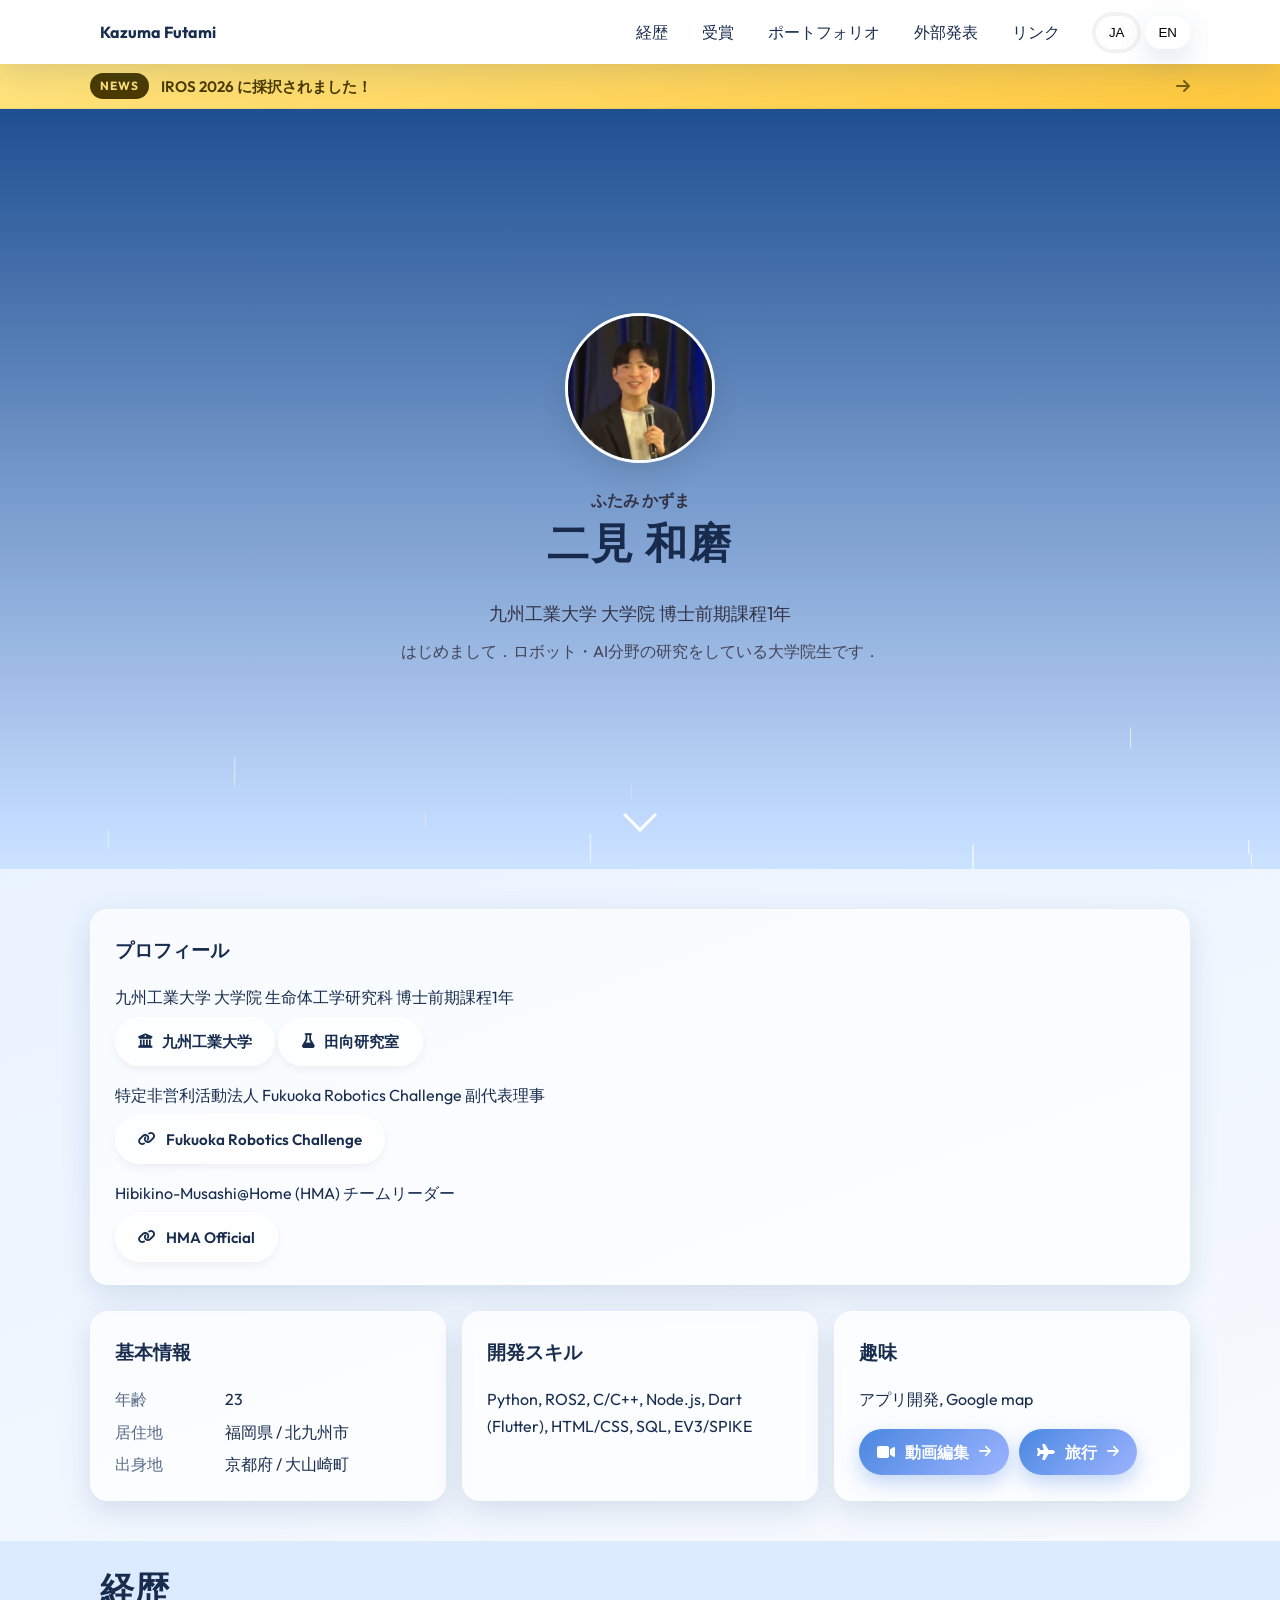
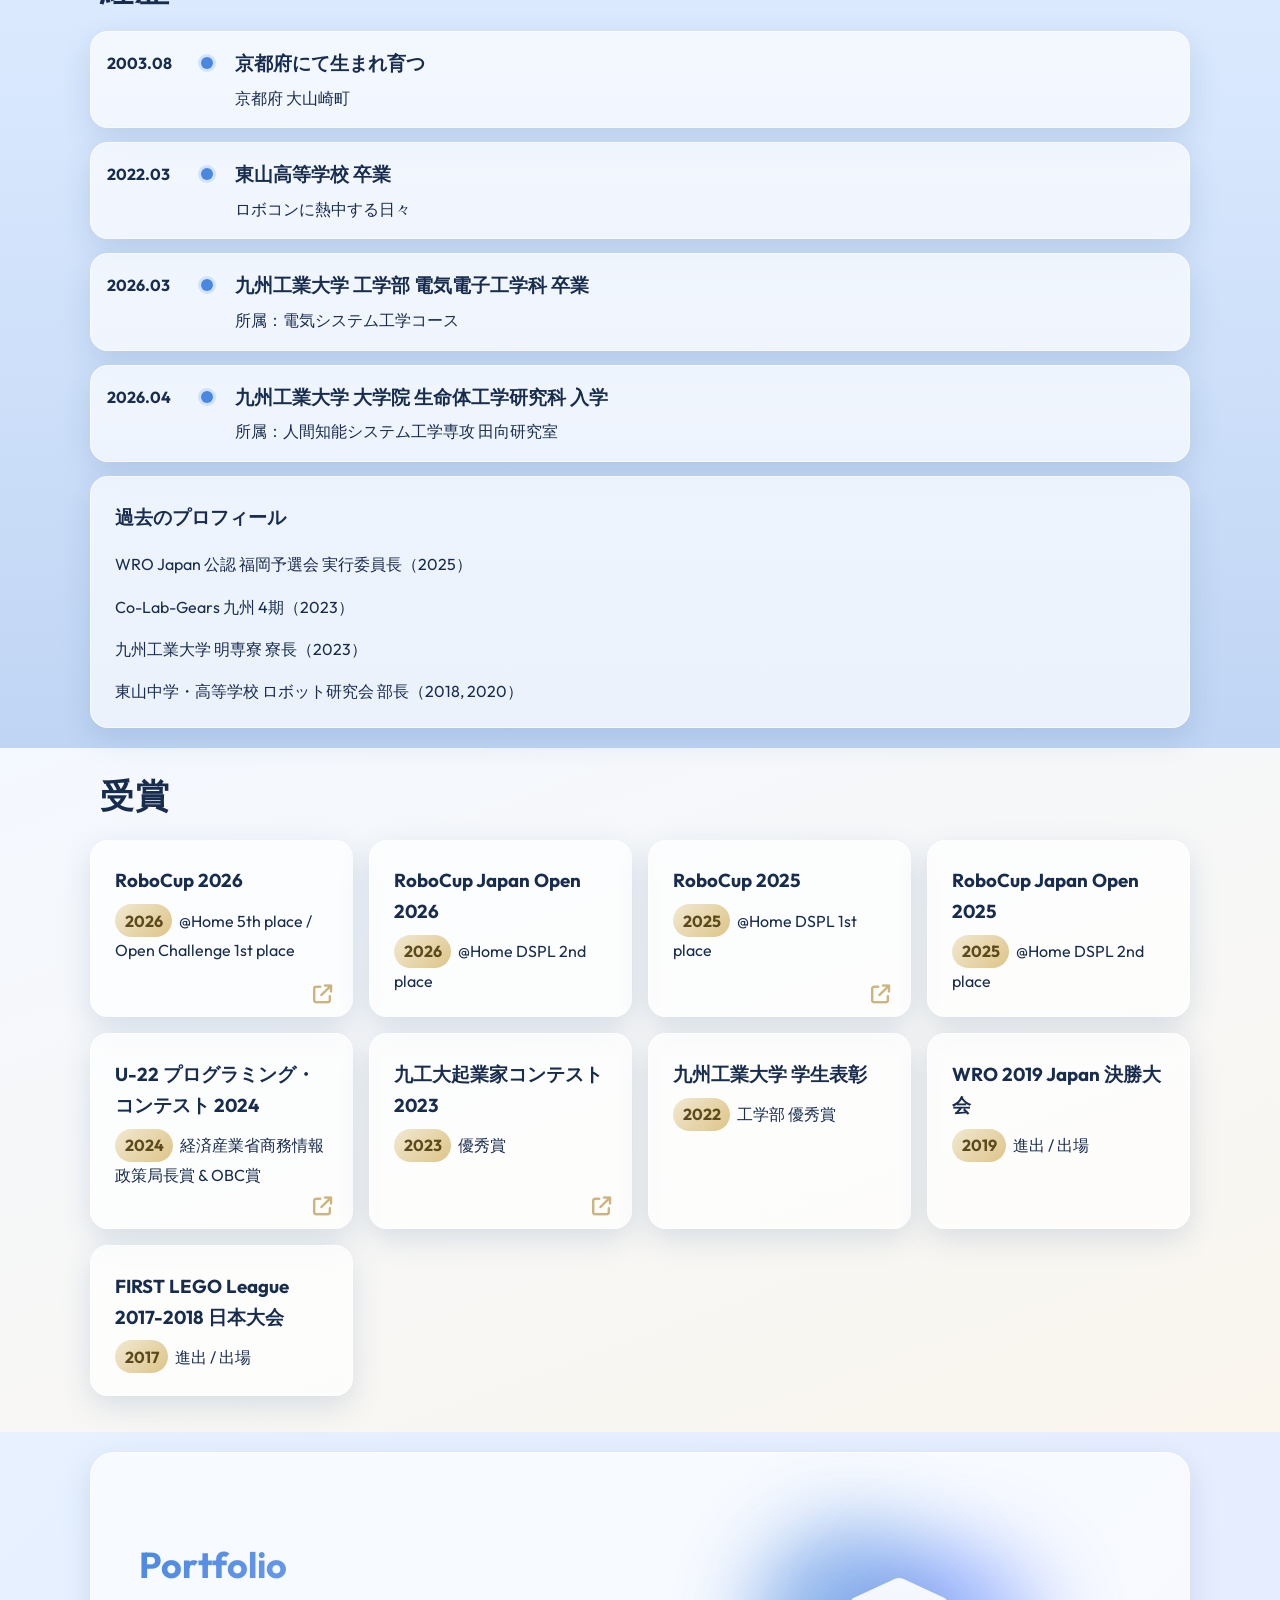
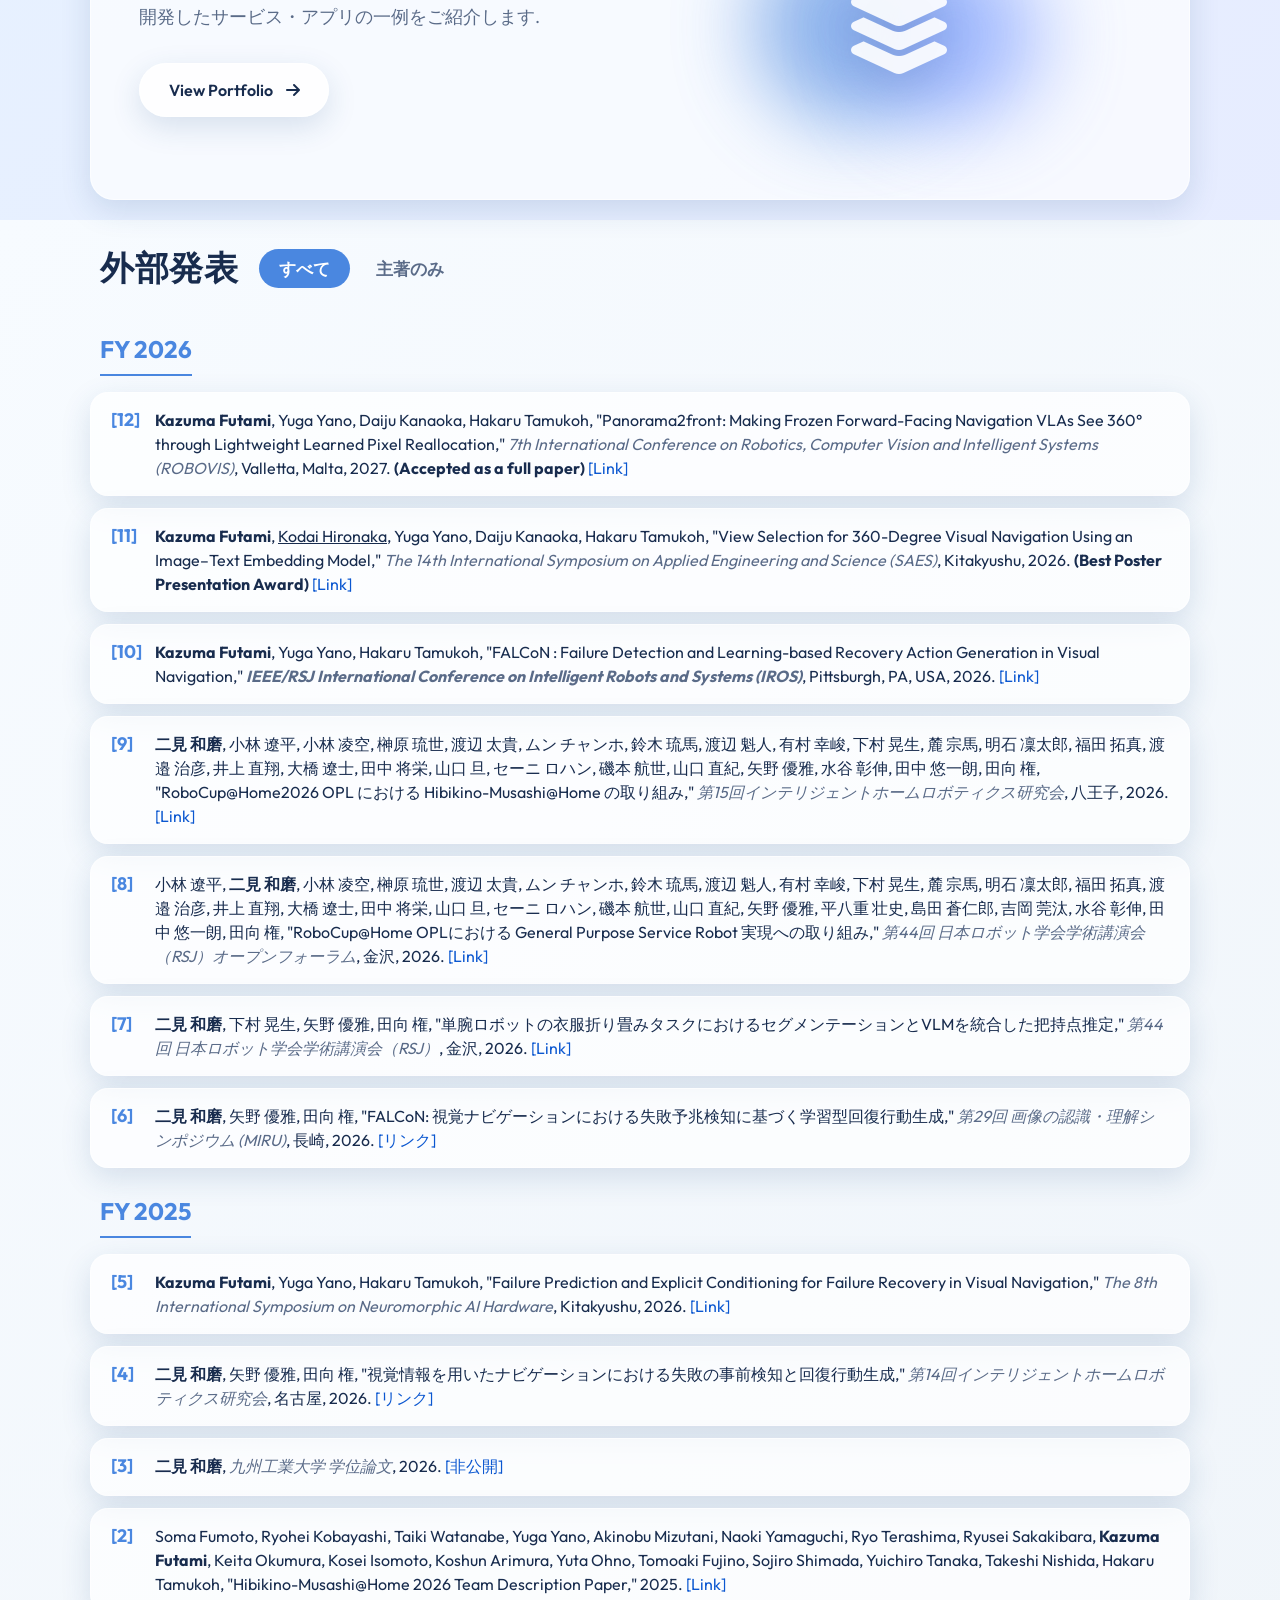
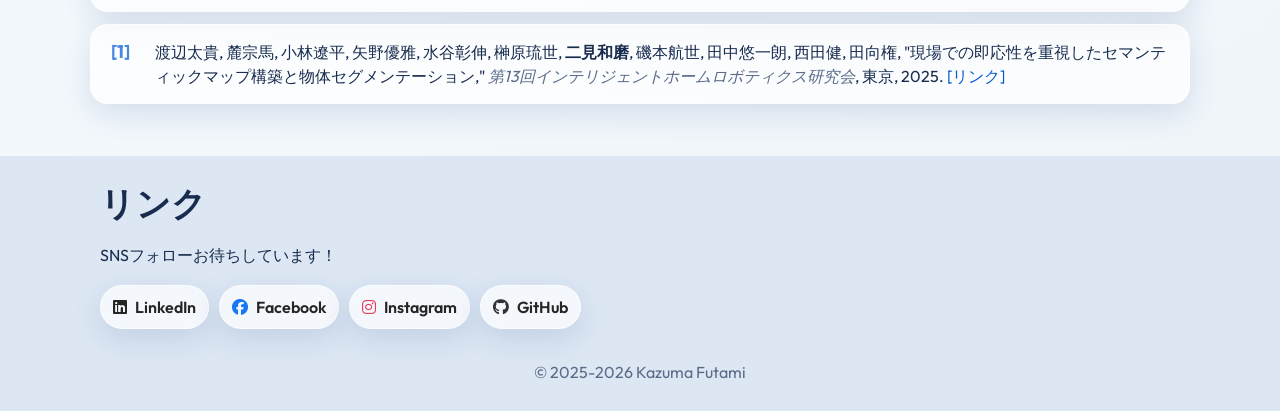
<file: index.html>
<!doctype html>
<html lang="ja">

<head>
  <meta charset="utf-8" />
  <meta name="viewport" content="width=device-width, initial-scale=1" />
  <title data-ja="Kazuma Futami" data-en="Kazuma Futami"></title>
  <link rel="stylesheet" href="./styles/main.css" />
  <link rel="stylesheet" href="./styles/hero.css" />
  <link rel="stylesheet" href="./styles/about.css" />
  <link rel="stylesheet" href="./styles/experience.css" />
  <link rel="stylesheet" href="./styles/awards.css" />
  <link rel="stylesheet" href="./styles/portfolio.css" />
  <link rel="stylesheet" href="./styles/publications.css" />
  <link rel="stylesheet" href="./styles/links.css" />
  <link rel="stylesheet" href="./styles/news.css" />
  <link rel="preconnect" href="https://fonts.googleapis.com">
  <link rel="preconnect" href="https://fonts.gstatic.com" crossorigin>
  <link href="https://fonts.googleapis.com/css2?family=Outfit:wght@300;400;600;700&display=swap" rel="stylesheet">
  <link rel="stylesheet" href="https://cdnjs.cloudflare.com/ajax/libs/font-awesome/6.5.0/css/all.min.css">
  <meta name="description" content="Personal portfolio">
</head>

<body>
  <header class="topbar glass">
    <div class="container topbar__inner">
      <a class="brand" href="index.html">
        <span class="brand__logo"></span>
        <span class="brand__name" data-en="Kazuma Futami"></span>
      </a>
      <nav class="nav">
        <a href="#experience" data-ja="経歴" data-en="Experience">経歴</a>
        <a href="#awards" data-ja="受賞" data-en="Awards">受賞</a>
        <a href="#portfolio" data-ja="ポートフォリオ" data-en="Portfolio">ポートフォリオ</a>
        <a href="#publications" data-ja="外部発表" data-en="Publications">外部発表</a>
        <a href="#links" data-ja="リンク" data-en="Links">リンク</a>
      </nav>
      <div class="lang-switch">
        <button id="btn-ja" class="chip" aria-pressed="true">JA</button>
        <button id="btn-en" class="chip" aria-pressed="false">EN</button>
      </div>
    </div>
  </header>


  <!-- News bar ----------------------------------------------->
  <!-- 内容(data-ja / data-en)を入力すると自動で表示されます。両方空なら非表示。 -->
  <!-- href は飛ばしたいセクションに変更してください (#experience / #awards / #portfolio / #publications / #links) -->
  <a id="news-bar" class="news-bar" href="#publications">
    <div class="container">
      <span class="news-bar__label">NEWS</span>
      <span class="news-bar__text" data-ja="IROS 2026 に採択されました！" data-en="Accepted to IROS 2026!"></span>
      <i class="fa-solid fa-arrow-right news-bar__arrow"></i>
    </div>
  </a>


  <!-- hero -->
  <section id="hero" class="section section--hero">
    <canvas id="hero-stars" class="hero-stars" aria-hidden="true"></canvas>
    <div class="container hero__container">
      <div class="hero__photo animated-item" data-animation="fade-in-up" data-delay="0.2s">
        <img src="assets/face.png" alt="プロフィール写真 / Profile photo" />
      </div>
      <div class="hero__content">
        <p class="hero__furigana animated-item" data-animation="fade-in-up" data-delay="0.4s" data-ja="ふたみ かずま"
          data-en="ふたみ かずま"></p>
        <h1 class="hero__name animated-item" data-animation="fade-in-up" data-delay="0.6s" data-ja="二見 和磨"
          data-en="Kazuma Futami"></h1>
        <p class="hero__affil animated-item" data-animation="fade-in-up" data-delay="0.8s"
          data-ja="九州工業大学 大学院 博士前期課程1年" data-en="Kyushu Institute of Technology, Graduate School, 1st year of Master's Program"></p>
        <p class="hero__bio animated-item" data-animation="fade-in-up" data-delay="1.0s"
          data-ja="はじめまして．ロボット・AI分野の研究をしている大学院生です．"
          data-en="Hi! I'm Kazuma Futami. I'm researching the field of robotics and AI.">
        </p>
      </div>
    </div>

    <a href="#about" class="scroll-down-link" aria-label="Scroll down to about section">
      <div class="scroll-down-arrow" data-animation="bounce" data-delay="1.5s"></div>
    </a>
  </section>


  <!-- About ----------------------------------------------->
  <section id="about" class="section section--about">
    <div class="container">
      <article class="card glass">
        <h3 data-ja="プロフィール" data-en="Profile"></h3>

        <p data-ja="九州工業大学 大学院 生命体工学研究科 博士前期課程1年" data-en="Kyushu Institute of Technology, Graduate School of Life Science and Engineering, 1st year of Master's Program"></p>
        <a class="pill-link" href="https://www.kyutech.ac.jp/" target="_blank" rel="noopener">
          <i class="fa-solid fa-building-columns"></i>
          <span data-ja="九州工業大学" data-en="Kyutech"></span>
        </a>
        <a class="pill-link" href="https://www.brain.kyutech.ac.jp/~tamukoh/" target="_blank" rel="noopener">
          <i class="fa-solid fa-flask"></i>
          <span data-ja="田向研究室" data-en="Tamukoh Lab"></span>
        </a>

        <p data-ja="特定非営利活動法人 Fukuoka Robotics Challenge 副代表理事"
          data-en="Vice Chairman of the Board of Directors, Fukuoka Robotics Challenge (NPO)"></p>
        <a class="pill-link" href="https://fukuokarc.org/" target="_blank" rel="noopener">
          <i class="fa-solid fa-link"></i>
          <span data-ja="Fukuoka Robotics Challenge" data-en=""></span>
        </a>

        <p data-ja="Hibikino-Musashi@Home (HMA) チームリーダー" data-en="Team Leader, Hibikino-Musashi@Home (HMA)"></p>
        <a class="pill-link" href="https://www.brain.kyutech.ac.jp/~hma/ja/hibikino-musashihome/" target="_blank"
          rel="noopener">
          <i class="fa-solid fa-link"></i>
          <span data-ja="HMA Official" data-en=""></span>
        </a>

      </article>
      <br>


      <div class="about__cards">



        <article class="card glass">
          <h3 data-ja="基本情報" data-en="Basic Information"></h3>
          <ul class="about__meta">
            <li><span class="k" data-ja="年齢" data-en="Age"></span><span class="v" data-birthdate="2003-08-29" data-ja=""></span></li>
            <li><span class="k" data-ja="居住地" data-en="Location"></span><span class="v" data-ja="福岡県 / 北九州市"
                data-en="Kitakyushu City, Fukuoka, Japan"></span></li>
            <li><span class="k" data-ja="出身地" data-en="Hometown"></span><span class="v" data-ja="京都府 / 大山崎町"
                data-en="Oyamazaki Town, Kyoto, Japan"></span></li>
          </ul>
        </article>

        <article class="card glass">
          <h3 data-ja="開発スキル" data-en="Development skills"></h3>
          <p data-ja=""
            data-en="Python, ROS2, C/C++, Node.js, Dart (Flutter), HTML/CSS, SQL, EV3/SPIKE"></p>
        </article>

        <article class="card glass">
          <h3 data-ja="趣味" data-en="Hobby"></h3>
          <p data-ja="アプリ開発, Google map" data-en="App Development, Google map"></p>
          <div class="hobby-links">
            <a class="hobby-btn" href="videos.html">
              <i class="fa-solid fa-video"></i>
              <span data-ja="動画編集" data-en="Video Editing"></span>
              <i class="fa-solid fa-arrow-right hobby-btn__arrow"></i>
            </a>
            <a class="hobby-btn" href="travel.html">
              <i class="fa-solid fa-plane"></i>
              <span data-ja="旅行" data-en="Travel"></span>
              <i class="fa-solid fa-arrow-right hobby-btn__arrow"></i>
            </a>
          </div>
        </article>

        <!-- <article class="card glass">
          <h3 data-ja="苦手なもの" data-en="Not good at..."></h3>
          <p data-ja="料理・英語・へび 🐍" data-en="Cooking, English, Snake (But, I'm good at Python🐍)"></p>
        </article> -->

      </div>
    </div>
  </section>


  <!-- Experience ----------------------------------------------->
  <section id="experience" class="section section--experience">
    <div class="container">
      <h2 class="section__title" data-ja="経歴" data-en="Experience">経歴</h2>
      <ol class="timeline">        

        <li class="timeline__item glass">
          <div class="time">2003.08</div>
          <div class="dot"></div>
          <div class="content">
            <h3 data-ja="京都府にて生まれ育つ" data-en="Born and raised in Kyoto"></h3>
            <p data-ja="京都府 大山崎町" data-en="Oyamazaki Town, Kyoto"></p>
          </div>
        </li>

        <li class="timeline__item glass">
          <div class="time">2022.03</div>
          <div class="dot"></div>
          <div class="content">
            <h3 data-ja="東山高等学校 卒業" data-en="Graduated from Higashiyama High School"></h3>
            <p data-ja="ロボコンに熱中する日々" data-en="Days spent engrossed in robot competitions"></p>
          </div>
        </li>

        <li class="timeline__item glass">
          <div class="time">2026.03</div>
          <div class="dot"></div>
          <div class="content">
            <h3 data-ja="九州工業大学 工学部 電気電子工学科 卒業"
              data-en="Graduated from the Department of Electrical and Electronic Engineering, Faculty of Engineering, Kyushu Institute of Technology">
            </h3>
            <p data-ja="所属：電気システム工学コース" data-en="Major: Electrical Systems Engineering Course"></p>
          </div>
        </li>

        <li class="timeline__item glass">
          <div class="time">2026.04</div>
          <div class="dot"></div>
          <div class="content">
            <h3 data-ja="九州工業大学 大学院 生命体工学研究科 入学"
              data-en="Admission to the Graduate School of Life Science and Engineering, Kyushu Institute of Technology">
            </h3>
            <p data-ja="所属：人間知能システム工学専攻 田向研究室"
              data-en="Affiliation: Tamukoh Laboratory, Department of Human Intelligent Systems Engineering"></p>
          </div>
        </li>
        

        <article class="card glass">
          <h3 data-ja="過去のプロフィール" data-en="Past Profile"></h3>
          <p data-ja="WRO Japan 公認 福岡予選会 実行委員長（2025）"
            data-en="WRO Japan Official Fukuoka Preliminary Committee Chair (2025)"></p>
          <p data-ja="Co-Lab-Gears 九州 4期（2023）" data-en="A member of Co-Lab-Gears Kyushu 4th Term (2023)"></p>
          <p data-ja="九州工業大学 明専寮 寮長（2023）" data-en="Kyushu Institute of Technology Meisen Dormitory Head (2023)"></p>
          <p data-ja="東山中学・高等学校 ロボット研究会 部長（2018, 2020）"
            data-en="Higashiyama Junior and Senior High School Robotics Research Club President (2018, 2020)"></p>
        </article>

      </ol>
    </div>
  </section>


  <!-- Awards ----------------------------------------------->
  <section id="awards" class="section section--awards">
    <div class="container">
      <h2 class="section__title" data-ja="受賞" data-en="Awards">受賞</h2>
      <ul class="cards">
        <!-- リンクがある場合の例： class に card--link を追加し、中に aタグと iタグを挿入 -->

        <li class="card glass card--link">
          <a href="https://www.kyutech.ac.jp/whats-new/topics/entry-12249.html" target="_blank" class="card__link-overlay" aria-label="News Article"></a>
          <h3 data-ja="RoboCup 2026"></h3>
          <p><span class="tag">2026</span> <span data-ja="@Home 5th place / Open Challenge 1st place"></span></p>
          <i class="fa-solid fa-arrow-up-right-from-square card__icon"></i>
        </li>

        <li class="card glass">
          <h3 data-ja="RoboCup Japan Open 2026"></h3>
          <p><span class="tag">2026</span> <span data-ja="@Home DSPL 2nd place"></span></p>
        </li>

        <li class="card glass card--link">
          <a href="https://www.kyutech.ac.jp/whats-new/topics/entry-11541.html" target="_blank" class="card__link-overlay" aria-label="News Article"></a>
          <h3 data-ja="RoboCup 2025"></h3>
          <p><span class="tag">2025</span> <span data-ja="@Home DSPL 1st place"></span></p>
          <i class="fa-solid fa-arrow-up-right-from-square card__icon"></i>
        </li>

        <li class="card glass">
          <h3 data-ja="RoboCup Japan Open 2025"></h3>
          <p><span class="tag">2025</span> <span data-ja="@Home DSPL 2nd place"></span></p>
        </li>

        <li class="card glass card--link">
          <a href="https://www.tobata.kyutech.ac.jp/topics/%E6%9C%AC%E5%AD%A6%E5%AD%A6%E7%94%9F%E3%81%8Cu-22%E3%83%97%E3%83%AD%E3%82%B0%E3%83%A9%E3%83%9F%E3%83%B3%E3%82%B0%E3%83%BB%E3%82%B3%E3%83%B3%E3%83%86%E3%82%B9%E3%83%882024%E6%9C%80%E7%B5%82%E5%AF%A9/" target="_blank" class="card__link-overlay" aria-label="News Article"></a>
          <h3 data-ja="U-22 プログラミング・コンテスト 2024" data-en="U-22 Programming Contest 2024"></h3>
          <p><span class="tag">2024</span> <span data-ja="経済産業省商務情報政策局長賞 & OBC賞"
              data-en="Award from the Ministry of METI Director General & OBC Award"></span></p>
          <i class="fa-solid fa-arrow-up-right-from-square card__icon"></i>
        </li>

        <li class="card glass card--link">
          <a href="https://www.kyutech.ac.jp/whats-new/topics/entry-10145.html" target="_blank" class="card__link-overlay" aria-label="News Article"></a>
          <h3 data-ja="九工大起業家コンテスト 2023" data-en="Kyutech Entrepreneurship Contest 2023"></h3>
          <p><span class="tag">2023</span> <span data-ja="優秀賞" data-en="Excellence Award"></span></p>
          <i class="fa-solid fa-arrow-up-right-from-square card__icon"></i>
        </li>

        <li class="card glass">
          <h3 data-ja="九州工業大学 学生表彰" data-en="Kyutech Students Award"></h3>
          <p><span class="tag">2022</span> <span data-ja="工学部 優秀賞"
              data-en="Faculty of Engineering, Excellence Award"></span></p>
        </li>

        <li class="card glass">
          <h3 data-ja="WRO 2019 Japan 決勝大会" data-en="WRO 2019 Japan National Finals"></h3>
          <p><span class="tag">2019</span> <span data-ja="進出 / 出場" data-en="Participation"></span></p>
        </li>

        <li class="card glass">
          <h3 data-ja="FIRST LEGO League 2017-2018 日本大会" data-en="FIRST LEGO League 2017-2018 Japan Tournament"></h3>
          <p><span class="tag">2017</span> <span data-ja="進出 / 出場" data-en="Participation"></span></p>
        </li>
      </ul>
    </div>
  </section>


  <!-- Portfolio ----------------------------------------------->
  <section id="portfolio" class="section section--portfolio">
    <div class="container">
      <!-- <div class="portfolio-cover card glass animated-item" data-animation="fade-in-up" data-delay="0.2s"> -->
      <div class="portfolio-cover card glass">
        <div class="portfolio-cover__content">
          <h3 data-en="Portfolio"></h3>
          <p class="lead" data-ja="開発したサービス・アプリの一例をご紹介します."
                    data-en="Here are some examples of services and applications I have developed."></p>
          <a href="portfolio.html" class="portfolio-btn glass">
            <span data-en="View Portfolio"></span>
            <i class="fa-solid fa-arrow-right"></i>
          </a>
        </div>
        <div class="portfolio-cover__visual">
          <div class="blob blob-1"></div>
          <div class="blob blob-2"></div>
          <i class="fa-solid fa-layer-group cover-icon"></i>
        </div>
      </div>
    </div>
  </section>

  <!-- Videos ----------------------------------------------->
  <!-- <section id="videos" class="section section--portfolio" style="padding-top: 0;">
    <div class="container">
      <div class="portfolio-cover card glass animated-item" data-animation="fade-in-up" data-delay="0.2s">
        <div class="portfolio-cover__content">
          <h3 data-en="Videos"></h3>
          <p class="lead" data-ja="制作した動画作品の一例をご紹介します."
                    data-en="Here are some examples of video works I have created."></p>
          <a href="videos.html" class="portfolio-btn glass">
            <span data-en="View Videos"></span>
            <i class="fa-solid fa-arrow-right"></i>
          </a>
        </div>
        <div class="portfolio-cover__visual">
          <div class="blob blob-1" style="background: var(--accent);"></div>
          <div class="blob blob-2" style="background: var(--primary);"></div>
          <i class="fa-solid fa-video cover-icon"></i>
        </div>
      </div>
    </div>
  </section> -->


  <!-- Publications ----------------------------------------------->
  <section id="publications" class="section section--publications">
    <div class="container">
      <div class="pub-head">
        <h2 class="section__title" data-ja="外部発表" data-en="Publications"></h2>

        <!-- 表示切り替え（すべて / 主著のみ） -->
        <div class="pub-filter" role="group" aria-label="Publications filter">
          <button type="button" class="pub-filter__btn" data-pub-filter="all" aria-pressed="false"
            data-ja="すべて" data-en="All"></button>
          <button type="button" class="pub-filter__btn" data-pub-filter="first" aria-pressed="true"
            data-ja="主著のみ" data-en="First-author"></button>
        </div>
      </div>

      <div class="pub-group">
        <h3 class="pub__year-heading">FY 2026</h3>
        <ul class="pubs">
          <!----------------------------------------------->
          <li class="pub glass" data-authorship="first">
            <div class="pub__number">[12]</div>
            <div class="pub__content">
              <p class="pub__text">
                <span data-en="<b>Kazuma Futami</b>, Yuga Yano, Daiju Kanaoka, Hakaru Tamukoh"></span>,
                "<span data-en="Panorama2front: Making Frozen Forward-Facing Navigation VLAs See 360° through Lightweight Learned Pixel Reallocation"></span>,"
                <i data-en="7th International Conference on Robotics, Computer Vision and Intelligent Systems (ROBOVIS)"></i>,
                <span data-en="Valletta, Malta, 2027"></span>. <b>(Accepted as a full paper)</b>
                <a class="link" href="https://robovis.scitevents.org/Home.aspx" data-ja="[Link]" data-en="[Link]"></a>
              </p>
            </div>
          </li>
          <!----------------------------------------------->
          <li class="pub glass" data-authorship="first">
            <div class="pub__number">[11]</div>
            <div class="pub__content">
              <p class="pub__text">
                <span data-en="<b>Kazuma Futami</b>, <u>Kodai Hironaka</u>, Yuga Yano, Daiju Kanaoka, Hakaru Tamukoh"></span>,
                "<span data-en="View Selection for 360-Degree Visual Navigation Using an Image–Text Embedding Model"></span>,"
                <i data-en="The 14th International Symposium on Applied Engineering and Science (SAES)"></i>,
                <span data-en="Kitakyushu, 2026"></span>. <b>(Best Poster Presentation Award)</b>
                <a class="link" href="https://conferenceservice.jp/papersubmission/saes2026/" data-ja="[Link]" data-en="[Link]"></a>
              </p>
            </div>
          </li>
          <!----------------------------------------------->
          <li class="pub glass" data-authorship="first">
            <div class="pub__number">[10]</div>
            <div class="pub__content">
              <p class="pub__text">
                <span data-en="<b>Kazuma Futami</b>, Yuga Yano, Hakaru Tamukoh"></span>,
                "<span data-en="FALCoN : Failure Detection and Learning-based Recovery Action Generation in Visual Navigation"></span>,"
                <i data-en="<b>IEEE/RSJ International Conference on Intelligent Robots and Systems (IROS)</b>"></i>,
                <span data-en="Pittsburgh, PA, USA, 2026"></span>.
                <a class="link" href="https://2026.ieee-iros.org/" data-ja="[Link]" data-en="[Link]"></a>
              </p>
            </div>
          </li>
          <!----------------------------------------------->
          <li class="pub glass" data-authorship="first">
            <div class="pub__number">[9]</div>
            <div class="pub__content">
              <p class="pub__text">
                <span data-ja="<b>⼆⾒ 和磨</b>, ⼩林 遼平, ⼩林 凌空, 榊原 琉世, 渡辺 太貴, ムン チャンホ, 鈴⽊ 琉⾺, 渡辺 魁⼈, 有村 幸峻, 下村 晃⽣, 麓 宗⾺, 明⽯ 凜太郎, 福⽥ 拓真, 渡邉 治彦, 井上 直翔, ⼤橋 遼⼠, ⽥中 将栄, ⼭⼝ 旦, セーニ ロハン, 磯本 航世, ⼭⼝ 直紀, ⽮野 優雅, ⽔⾕ 彰伸, ⽥中 悠⼀朗, ⽥向 権"></span>,
                "<span data-ja="RoboCup@Home2026 OPL における Hibikino-Musashi@Home の取り組み"></span>,"
                <i data-ja="第15回インテリジェントホームロボティクス研究会"></i>,
                <span data-ja="八王子, 2026"></span>.
                <a class="link" href="https://www.i-homerobotics.org/" data-ja="[Link]" data-en="[Link]"></a>
              </p>
            </div>
          </li>
          <!----------------------------------------------->
          <li class="pub glass" data-authorship="co">
            <div class="pub__number">[8]</div>
            <div class="pub__content">
              <p class="pub__text">
                <span data-ja="⼩林 遼平, <b>⼆⾒ 和磨</b>, ⼩林 凌空, 榊原 琉世, 渡辺 太貴, ムン チャンホ, 鈴⽊ 琉⾺, 渡辺 魁⼈, 有村 幸峻, 下村 晃⽣, 麓 宗⾺, 明石 凜太郎, 福⽥ 拓真, 渡邉 治彦, 井上 直翔, ⼤橋 遼⼠, ⽥中 将栄, ⼭⼝ 旦, セーニ ロハン, 磯本 航世, ⼭⼝ 直紀, ⽮野 優雅, 平八重 壮史, 島⽥ 蒼仁郎, 吉岡 莞汰, ⽔⾕ 彰伸, ⽥中 悠⼀朗, ⽥向 権"></span>,
                "<span data-ja="RoboCup@Home OPLにおける General Purpose Service Robot 実現への取り組み"></span>,"
                <i data-ja="第44回 日本ロボット学会学術講演会（RSJ）オープンフォーラム"></i>,
                <span data-ja="金沢, 2026"></span>.
                <a class="link" href="https://ac.rsj-web.org/2026/" data-ja="[Link]" data-en="[Link]"></a>
              </p>
            </div>
          </li>
          <!----------------------------------------------->
          <li class="pub glass" data-authorship="first">
            <div class="pub__number">[7]</div>
            <div class="pub__content">
              <p class="pub__text">
                <span data-ja="<b>二見 和磨</b>, 下村 晃生, 矢野 優雅, 田向 権"></span>,
                "<span data-ja="単腕ロボットの衣服折り畳みタスクにおけるセグメンテーションとVLMを統合した把持点推定"></span>,"
                <i data-ja="第44回 日本ロボット学会学術講演会（RSJ）"></i>,
                <span data-ja="金沢, 2026"></span>.
                <a class="link" href="https://ac.rsj-web.org/2026/" data-ja="[Link]" data-en="[Link]"></a>
              </p>
            </div>
          </li>
          <!----------------------------------------------->
          <li class="pub glass" data-authorship="first">
            <div class="pub__number">[6]</div>
            <div class="pub__content">
              <p class="pub__text">
                <span data-ja="<b>二見 和磨</b>, 矢野 優雅, 田向 権"></span>, 
                "<span data-ja="FALCoN: 視覚ナビゲーションにおける失敗予兆検知に基づく学習型回復行動生成"></span>,"
                <i data-ja="第29回 画像の認識・理解シンポジウム (MIRU)"></i>, 
                <span data-ja="長崎, 2026"></span>. 
                <a class="link" href="https://miru-committee.github.io/miru2026/" data-ja="[リンク]"></a>
              </p>
            </div>
          </li>
          <!----------------------------------------------->
        </ul>
         <h3 class="pub__year-heading">FY 2025</h3>
        <ul class="pubs">
          <!----------------------------------------------->
          <li class="pub glass" data-authorship="first">
            <div class="pub__number">[5]</div>
            <div class="pub__content">
              <p class="pub__text">
                <span data-en="<b>Kazuma Futami</b>, Yuga Yano, Hakaru Tamukoh"></span>, 
                "<span data-en="Failure Prediction and Explicit Conditioning for Failure Recovery in Visual Navigation​"></span>,"
                <i data-en="The 8th International Symposium on Neuromorphic AI Hardware"></i>, 
                <span data-en="Kitakyushu, 2026"></span>. 
                <a class="link" href="https://www.brain.kyutech.ac.jp/~neuro/" data-ja="[Link]"></a>
              </p>
            </div>
          </li>
           <!----------------------------------------------->
          <li class="pub glass" data-authorship="first">
            <div class="pub__number">[4]</div>
            <div class="pub__content">
              <p class="pub__text">
                <span data-ja="<b>二見 和磨</b>, 矢野 優雅, 田向 権"></span>, 
                "<span data-ja="視覚情報を用いたナビゲーションにおける失敗の事前検知と回復行動生成​"></span>,"
                <i data-ja="第14回インテリジェントホームロボティクス研究会"></i>, 
                <span data-ja="名古屋, 2026"></span>. 
                <a class="link" href="https://www.kayamorif.or.jp/30th/" data-ja="[リンク]"></a>
              </p>
            </div>
          </li>
           <!----------------------------------------------->
          <li class="pub glass" data-authorship="first">
            <div class="pub__number">[3]</div>
            <div class="pub__content">
              <p class="pub__text">
                <span data-ja="<b>二見 和磨</b>"></span>, 
                <!-- <span data-ja=", "></span> -->
                <i data-ja="九州工業大学 学位論文"></i>, 
                <span data-ja="2026"></span>. 
                <a class="link" data-ja="[非公開]"></a>
              </p>
            </div>
          </li>
          <!----------------------------------------------->
          <li class="pub glass" data-authorship="co">
            <div class="pub__number">[2]</div>
            <div class="pub__content">
              <p class="pub__text">
                <span data-en="Soma Fumoto, Ryohei Kobayashi, Taiki Watanabe, Yuga Yano, Akinobu Mizutani, Naoki Yamaguchi, Ryo Terashima, Ryusei Sakakibara, <b>Kazuma Futami</b>, Keita Okumura, Kosei Isomoto, Koshun Arimura, Yuta Ohno, Tomoaki Fujino, Sojiro Shimada, Yuichiro Tanaka, Takeshi Nishida, Hakaru Tamukoh"></span>, 
                "<span data-en="Hibikino-Musashi@Home 2026 Team Description Paper"></span>,"
                <!-- <span data-en=", "></span> -->
                <span data-en="2025"></span>. 
                <a class="link" href="" data-ja="[Link]"></a>
              </p>
            </div>
          </li>
           <!----------------------------------------------->
          <li class="pub glass" data-authorship="co">
            <div class="pub__number">[1]</div>
            <div class="pub__content">
              <p class="pub__text">
                <span data-ja="渡辺太貴, 麓宗馬, 小林遼平, 矢野優雅, 水谷彰伸, 榊原琉世, <b>二見和磨</b>, 磯本航世, 田中悠一朗, 西田健, 田向権"></span>, 
                "<span data-ja="現場での即応性を重視したセマンティックマップ構築と物体セグメンテーション"></span>," 
                <i data-ja="第13回インテリジェントホームロボティクス研究会"></i>, 
                <span data-ja="東京, 2025"></span>. 
                <a class="link" href="https://www.i-homerobotics.org/" data-ja="[リンク]"></a>
              </p>
            </div>
          </li>
          <!----------------------------------------------->
        </ul>
      </div>

    </div>
  </section>


  <!-- Links ----------------------------------------------->
  <section id="links" class="section section--links">
    <div class="container">
      <h2 class="section__title" data-ja="リンク" data-en="Links">リンク</h2>

      <p data-ja="SNSフォローお待ちしています！" data-en="Please follow me !!"></p>
      <ul class="links">
        <li>
          <a class="chip link sns-linkedin" href="https://www.linkedin.com/in/f3k/" target="_blank" rel="noopener">
            <i class="fa-brands fa-linkedin"></i> LinkedIn
          </a>
        </li>
        
        <li>
          <a class="chip link sns-facebook" href="https://www.facebook.com/profile.php?id=61580060428258"
            target="_blank" rel="noopener">
            <i class="fa-brands fa-facebook"></i> Facebook
          </a>
        </li>
        <li>
          <a class="chip link sns-instagram" href="https://www.instagram.com/kazuma_f3k" target="_blank" rel="noopener">
            <i class="fa-brands fa-instagram"></i> Instagram
          </a>
        </li>
        <!-- <li>
          <a class="chip link sns-x" href="https://x.com/yourname" target="_blank" rel="noopener">
            <i class="fa-brands fa-x-twitter"></i> X (Twitter)
          </a>
        </li> -->
        <li>
          <a class="chip link sns-github" href="https://github.com/f3k-dev" target="_blank" rel="noopener">
            <i class="fa-brands fa-github"></i> GitHub
          </a>
        </li>
      </ul>
    </div>
  </section>


  <!-- footer ----------------------------------------------->
  <footer class="footer">
    <div class="container">
      <p>&copy; 2025-<span id="year"></span> <span data-ja="Kazuma Futami" data-en="Kazuma Futami"></span></p>
    </div>
  </footer>

  <script src="scripts.js"></script>
</body>

</html>
</file>
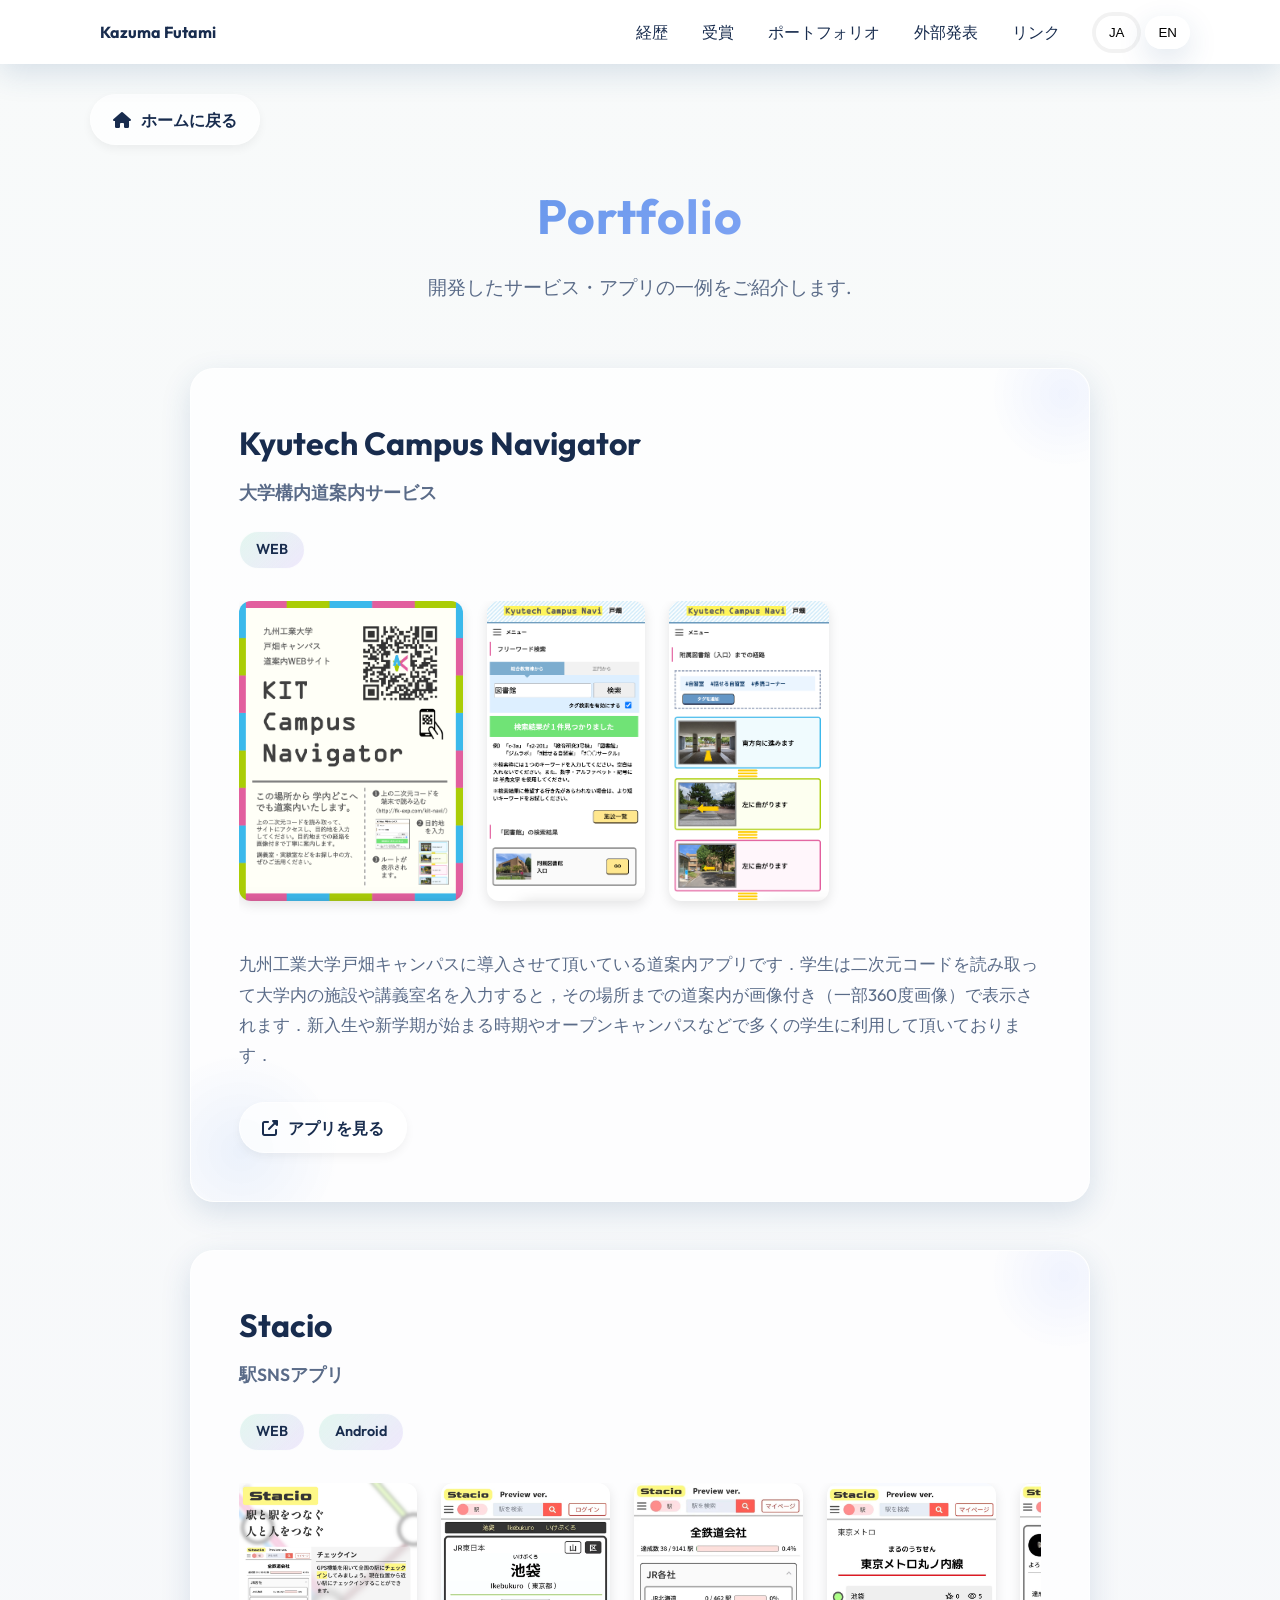
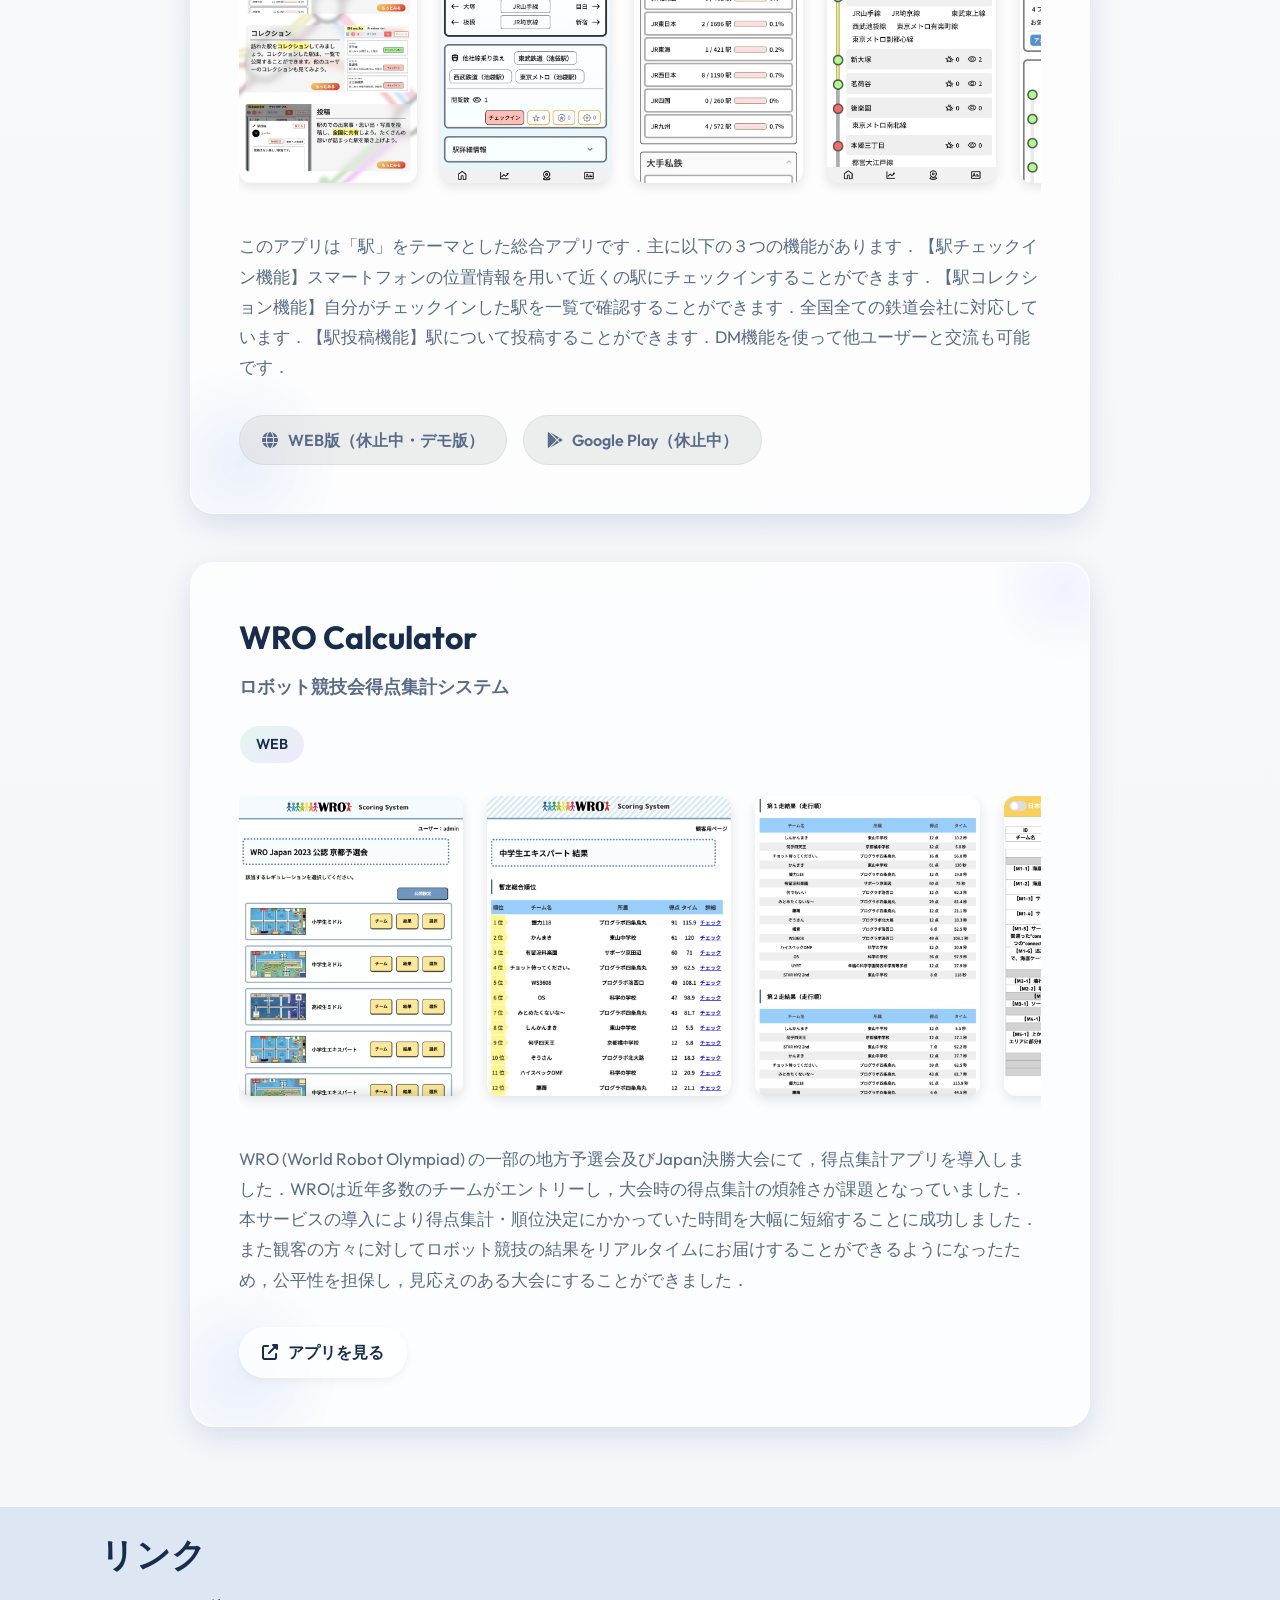
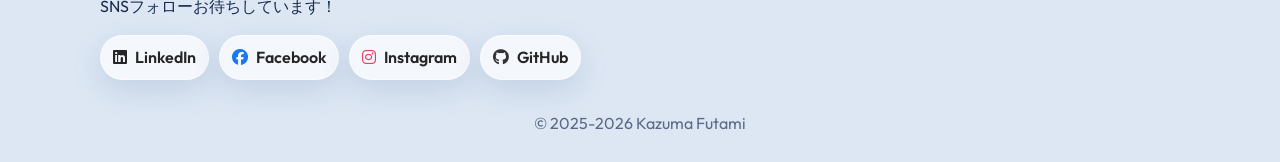
<file: portfolio.html>
<!doctype html>
<html lang="ja">

<head>
    <meta charset="utf-8" />
    <meta name="viewport" content="width=device-width, initial-scale=1" />
    <title data-ja="Portfolio - Kazuma Futami" data-en="Portfolio - Kazuma Futami">Portfolio - Kazuma Futami</title>
    <link rel="stylesheet" href="./styles/main.css" />
    <link rel="stylesheet" href="./styles/portfolio.css" />
    <link rel="stylesheet" href="./styles/links.css" />
    <link rel="preconnect" href="https://fonts.googleapis.com">
    <link rel="preconnect" href="https://fonts.gstatic.com" crossorigin>
    <link href="https://fonts.googleapis.com/css2?family=Outfit:wght@300;400;600;700&display=swap" rel="stylesheet">
    <link rel="stylesheet" href="https://cdnjs.cloudflare.com/ajax/libs/font-awesome/6.5.0/css/all.min.css">
</head>

<body>
    <header class="topbar glass">
        <div class="container topbar__inner">
            <a class="brand" href="index.html">
                <span class="brand__logo"></span>
                <span class="brand__name" data-en="Kazuma Futami"></span>
            </a>
            <nav class="nav">
                <a href="index.html#experience" data-ja="経歴" data-en="Experience">経歴</a>
                <a href="index.html#awards" data-ja="受賞" data-en="Awards">受賞</a>
                <a href="index.html#portfolio" data-ja="ポートフォリオ" data-en="Portfolio">ポートフォリオ</a>
                <a href="index.html#publications" data-ja="外部発表" data-en="Publications">外部発表</a>
                <a href="index.html#links" data-ja="リンク" data-en="Links">リンク</a>
            </nav>
            <div class="lang-switch">
                <button id="btn-ja" class="chip" aria-pressed="true">JA</button>
                <button id="btn-en" class="chip" aria-pressed="false">EN</button>
            </div>
        </div>
    </header>

    <section class="section section--portfolio-page">
        <div class="container">
            <div class="back-home animated-item" data-animation="fade-in-up" data-delay="0.05s" style="margin-bottom: 2rem;">
                <a href="index.html" class="pill-link">
                    <i class="fa-solid fa-house"></i>
                    <span data-ja="ホームに戻る" data-en="Back to Home"></span>
                </a>
            </div>
            <div class="portfolio-header animated-item" data-animation="fade-in-up" data-delay="0.1s">
                <h1 class="section__title" data-ja="Portfolio" data-en="Portfolio"></h1>
                <p class="lead" data-ja="開発したサービス・アプリの一例をご紹介します."
                    data-en="Here are some examples of services and applications I have developed."></p>
            </div>

            <div class="project-list">


                <!-- Project 1 -------------------------------------------------------->
                <article class="project-card glass animated-item" data-animation="fade-in-up" data-delay="0.2s">
                    <div class="project-card__content">
                        <h2 class="project-title" data-ja="Kyutech Campus Navigator" data-en="Kyutech Campus Navigator">
                        </h2>
                        <p class="project-subtitle" data-ja="大学構内道案内サービス" data-en="Campus Navigation Service"></p>
                        <div class="project-tags">
                            <span class="tag">WEB</span>
                        </div>
                        <div class="project-images">
                            <img src="assets/portfolio/kcn1.png" alt="Campus Navigator Screenshot 1">
                            <img src="assets/portfolio/kcn2.png" alt="Campus Navigator Screenshot 2">
                            <img src="assets/portfolio/kcn3.png" alt="Campus Navigator Screenshot 3">
                        </div>
                        <p class="project-desc"
                            data-ja="九州工業大学戸畑キャンパスに導入させて頂いている道案内アプリです．学生は二次元コードを読み取って大学内の施設や講義室名を入力すると，その場所までの道案内が画像付き（一部360度画像）で表示されます．新入生や新学期が始まる時期やオープンキャンパスなどで多くの学生に利用して頂いております．"
                            data-en="This is a navigation app currently introduced at the Kyutech Tobata Campus. By scanning a 2D code and entering the name of a facility or lecture room, students are guided to their destination with images (including some 360-degree views). It is widely used by many students, especially freshmen, during the start of the new semester and at open campuses.">
                        </p>
                        <div class="project-links">
                            <a href="http://fk-exp.com/kyutech-navi/" target="_blank" rel="noopener"
                                class="pill-link">
                                <i class="fa-solid fa-external-link-alt"></i> <span data-ja="アプリを見る" data-en="View App"></span>
                            </a>
                        </div>
                    </div>
                </article>

                <!-- Project 2 -------------------------------------------------------->
                <article class="project-card glass animated-item" data-animation="fade-in-up" data-delay="0.3s">
                    <div class="project-card__content">
                        <h2 class="project-title" data-ja="Stacio" data-en="Stacio"></h2>
                        <p class="project-subtitle" data-ja="駅SNSアプリ" data-en="Station SNS App"></p>
                        <div class="project-tags">
                            <span class="tag">WEB</span>
                            <span class="tag">Android</span>
                        </div>
                        <div class="project-images">
                            <img src="assets/portfolio/stacio1.png" alt="Stacio Screenshot 1">
                            <img src="assets/portfolio/stacio2.webp" alt="Stacio Screenshot 2">
                            <img src="assets/portfolio/stacio3.webp" alt="Stacio Screenshot 3">
                            <img src="assets/portfolio/stacio4.webp" alt="Stacio Screenshot 4">
                            <img src="assets/portfolio/stacio5.webp" alt="Stacio Screenshot 5">
                        </div>
                        <p class="project-desc"
                            data-ja="このアプリは「駅」をテーマとした総合アプリです．主に以下の３つの機能があります．【駅チェックイン機能】スマートフォンの位置情報を用いて近くの駅にチェックインすることができます．【駅コレクション機能】自分がチェックインした駅を一覧で確認することができます．全国全ての鉄道会社に対応しています．【駅投稿機能】駅について投稿することができます．DM機能を使って他ユーザーと交流も可能です．"
                            data-en="This is a comprehensive app themed around 'stations'. It mainly features the following three functions: [Station Check-in] You can check in at nearby stations using your smartphone's location information. [Station Collection] You can view a list of stations you have checked in at. It supports all railway companies nationwide. [Station Post] You can post about stations and interact with other users via the direct message function.">
                        </p>
                        <div class="project-links">
                            <a href="http://153.127.42.103/home" target="_blank" rel="noopener"
                                class="pill-link  disabled"><i class="fa-solid fa-globe"></i> <span data-ja="WEB版（休止中・デモ版）" data-en="Web (Paused / Demo)"></span></a>
                            <a href="https://play.google.com/store/apps/details?id=jp.stacio.twa" target="_blank"
                                rel="noopener" class="pill-link disabled"><i class="fa-brands fa-google-play"></i>
                                <span data-ja="Google Play（休止中）" data-en="Google Play (Paused)"></span></a>
                        </div>
                    </div>
                </article>

                <!-- Project 3 -------------------------------------------------------->
                <article class="project-card glass animated-item" data-animation="fade-in-up" data-delay="0.4s">
                    <div class="project-card__content">
                        <h2 class="project-title" data-ja="WRO Calculator" data-en="WRO Calculator"></h2>
                        <p class="project-subtitle" data-ja="ロボット競技会得点集計システム"
                            data-en="Robot Competition Score Calculation System"></p>
                        <div class="project-tags">
                            <span class="tag">WEB</span>
                        </div>
                        <div class="project-images">
                            <img src="assets/portfolio/wro1.png" alt="WRO Calculator Screenshot 1">
                            <img src="assets/portfolio/wro2.png" alt="WRO Calculator Screenshot 2">
                            <img src="assets/portfolio/wro3.png" alt="WRO Calculator Screenshot 3">
                            <img src="assets/portfolio/wro4.png" alt="WRO Calculator Screenshot 4">
                        </div>
                        <p class="project-desc"
                            data-ja="WRO (World Robot Olympiad) の一部の地方予選会及びJapan決勝大会にて，得点集計アプリを導入しました．WROは近年多数のチームがエントリーし，大会時の得点集計の煩雑さが課題となっていました．本サービスの導入により得点集計・順位決定にかかっていた時間を大幅に短縮することに成功しました．また観客の方々に対してロボット競技の結果をリアルタイムにお届けすることができるようになったため，公平性を担保し，見応えのある大会にすることができました．"
                            data-en="We introduced a score calculation app at some regional qualifiers and the Japan finals of the WRO (World Robot Olympiad). This successfully and significantly reduced the time conventionally required for score aggregation and ranking determination. Furthermore, by delivering the results of the robotics competition to the audience in real-time, we were able to make the tournament even more spectacular.">
                        </p>
                        <div class="project-links">
                            <a href="https://calchub.jp/wro_calc/audience/home" target="_blank" rel="noopener" class="pill-link">
                                <i class="fa-solid fa-external-link-alt"></i> <span data-ja="アプリを見る" data-en="View App"></span>
                            </a>
                        </div>
                    </div>
                </article>
                <!-- Project i -------------------------------------------------------->

            </div>
        </div>
    </section>

    <!-- Links ----------------------------------------------->
    <section id="links" class="section section--links">
        <div class="container">
        <h2 class="section__title" data-ja="リンク" data-en="Links">リンク</h2>

        <p data-ja="SNSフォローお待ちしています！" data-en="Please follow me !!"></p>
        <ul class="links">
            <li>
            <a class="chip link sns-linkedin" href="https://www.linkedin.com/in/f3k/" target="_blank" rel="noopener">
                <i class="fa-brands fa-linkedin"></i> LinkedIn
            </a>
            </li>
            
            <li>
            <a class="chip link sns-facebook" href="https://www.facebook.com/profile.php?id=61580060428258"
                target="_blank" rel="noopener">
                <i class="fa-brands fa-facebook"></i> Facebook
            </a>
            </li>
            <li>
            <a class="chip link sns-instagram" href="https://www.instagram.com/kazuma_f3k" target="_blank" rel="noopener">
                <i class="fa-brands fa-instagram"></i> Instagram
            </a>
            </li>
            <!-- <li>
            <a class="chip link sns-x" href="https://x.com/yourname" target="_blank" rel="noopener">
                <i class="fa-brands fa-x-twitter"></i> X (Twitter)
            </a>
            </li> -->
            <li>
            <a class="chip link sns-github" href="https://github.com/f3k-dev" target="_blank" rel="noopener">
                <i class="fa-brands fa-github"></i> GitHub
            </a>
            </li>
        </ul>
        </div>
    </section>


    <!-- footer ----------------------------------------------->
    <footer class="footer">
        <div class="container">
            <p>&copy; 2025-<span id="year"></span> <span data-ja="Kazuma Futami" data-en="Kazuma Futami"></span></p>
        </div>
    </footer>

    <script src="scripts.js"></script>
</body>

</html>
</file>
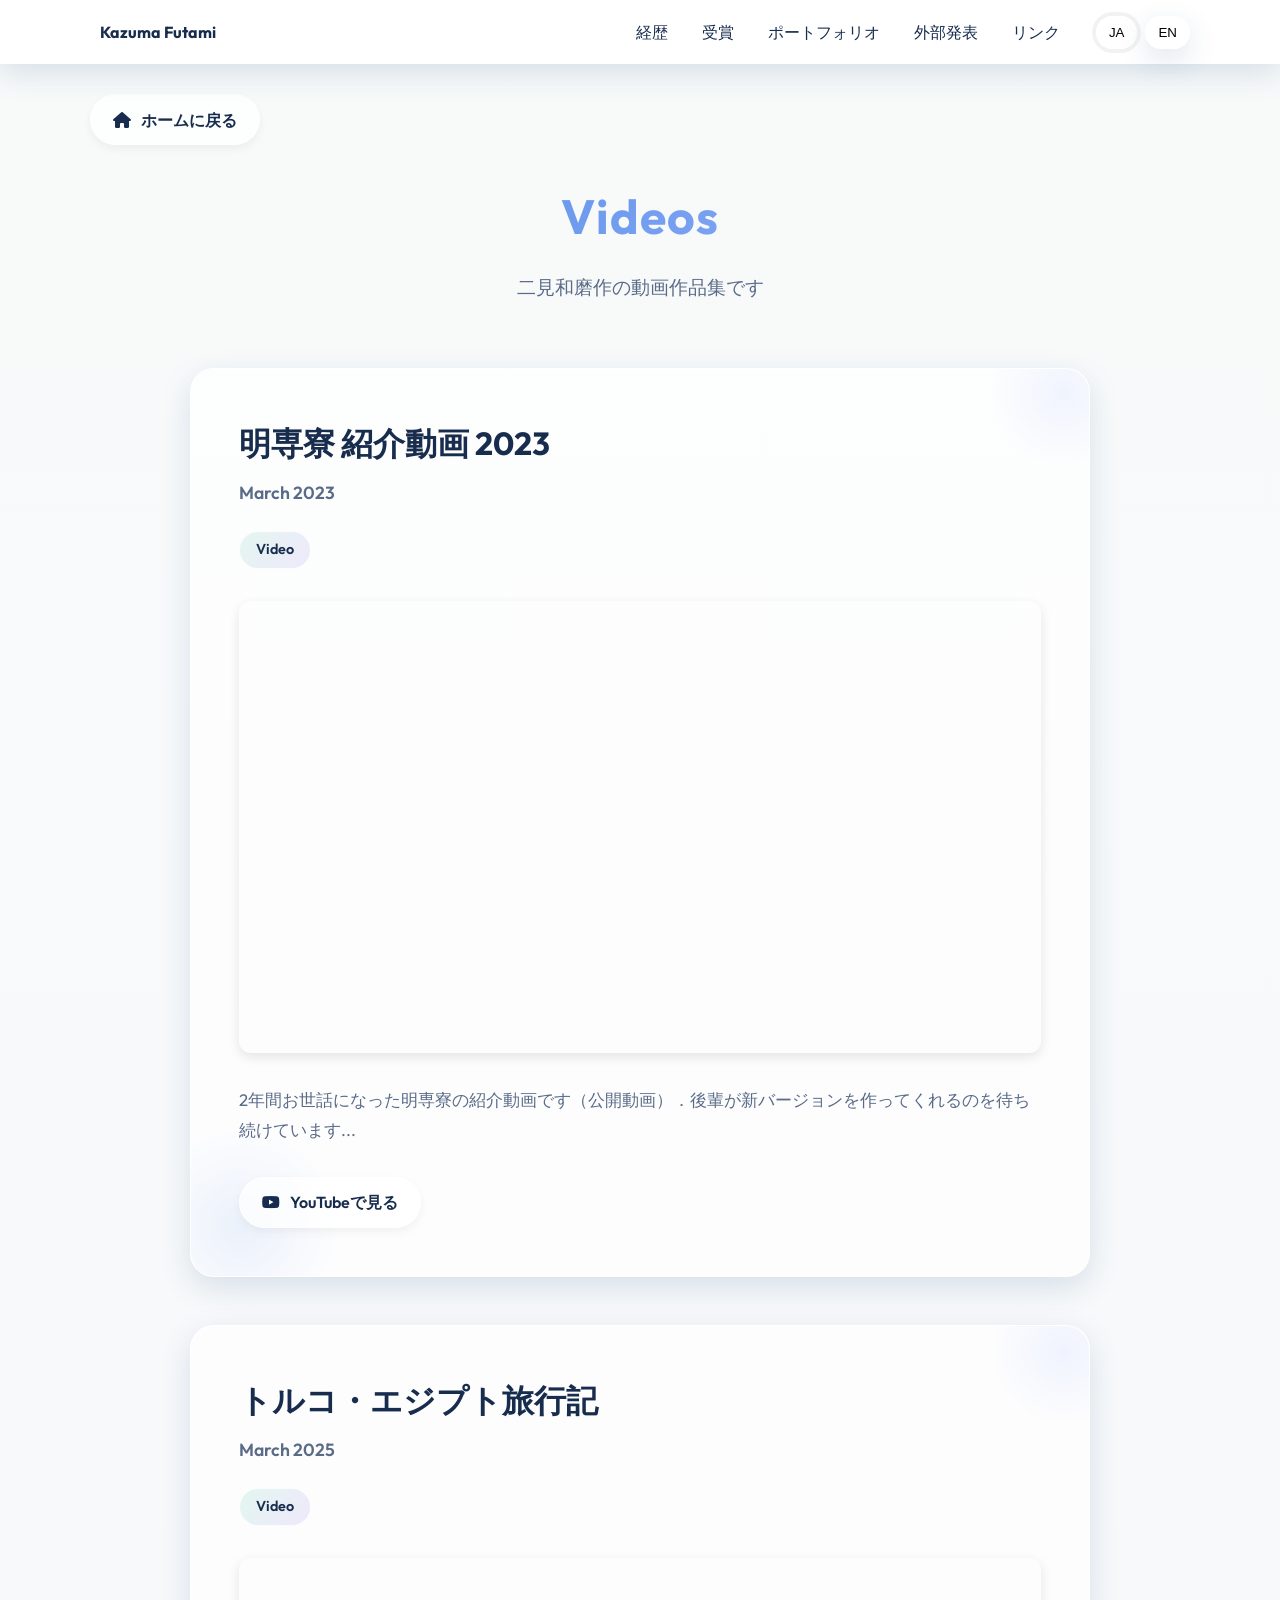
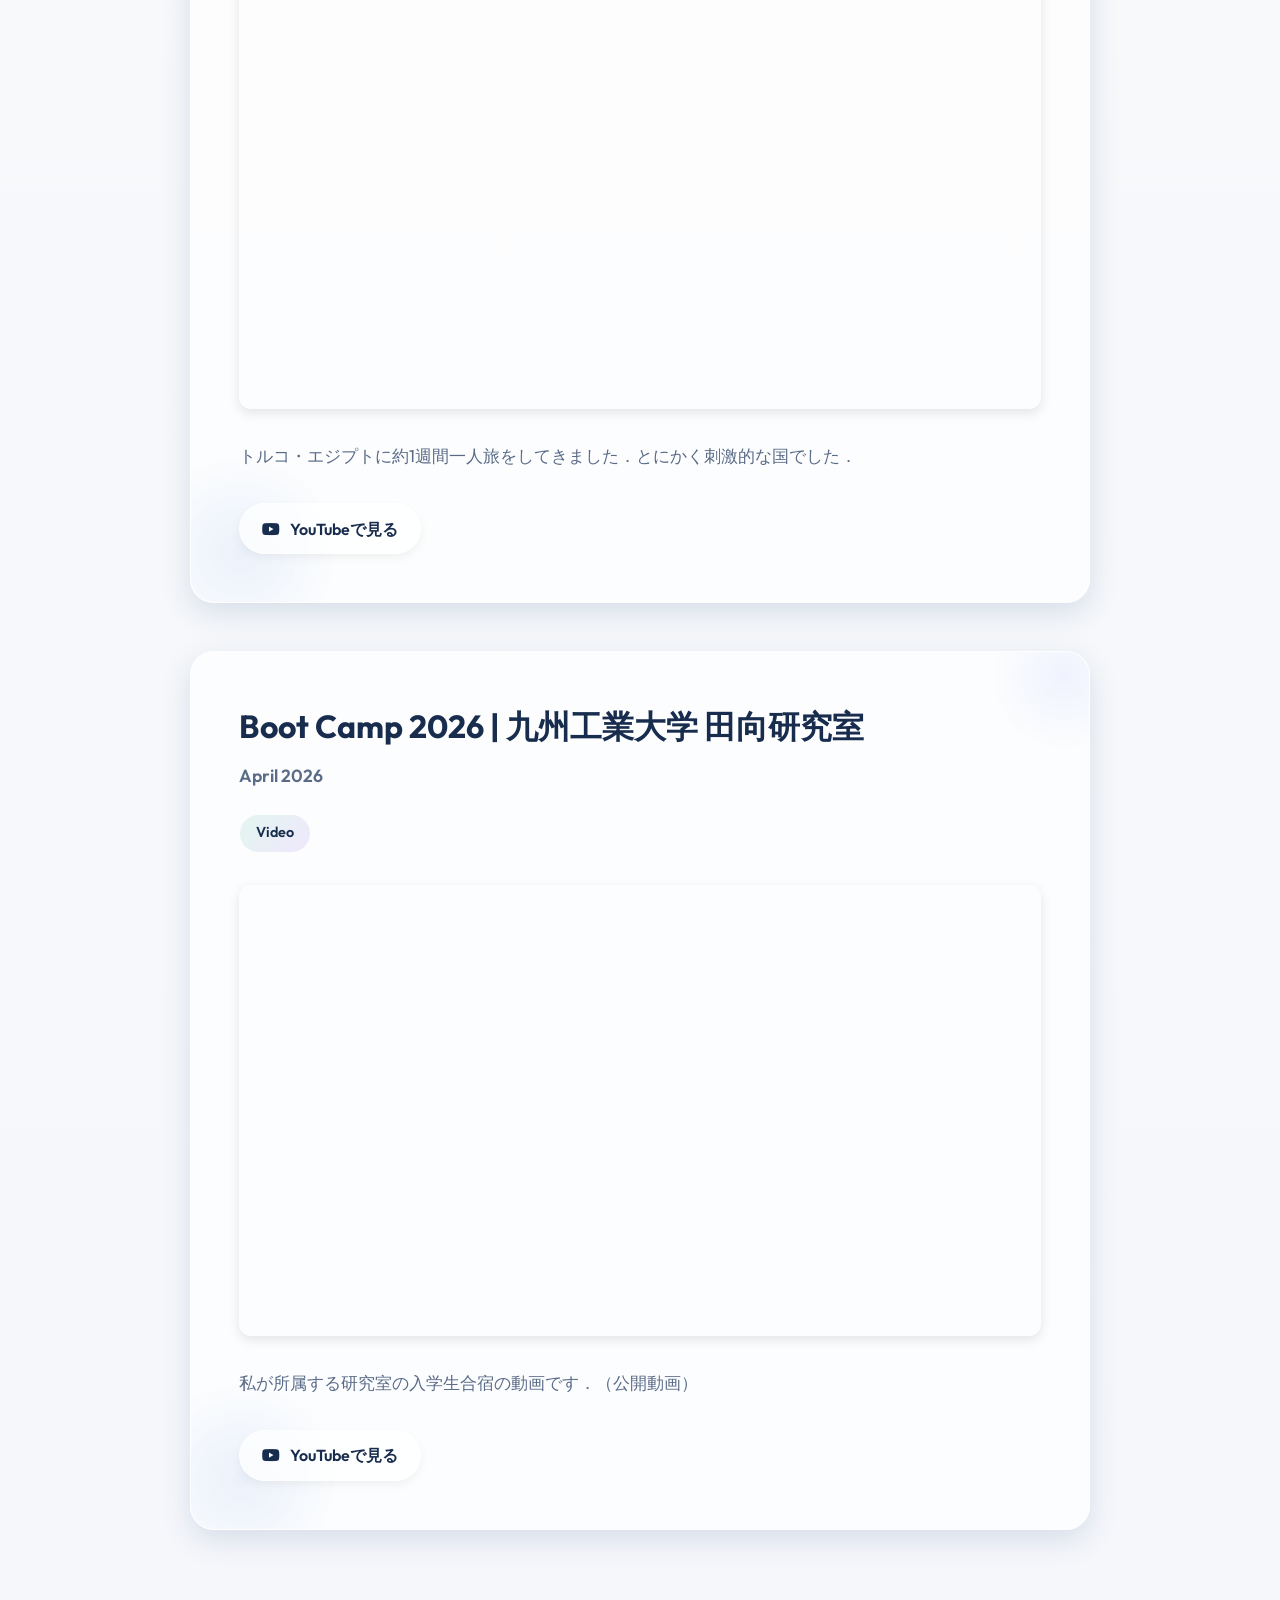
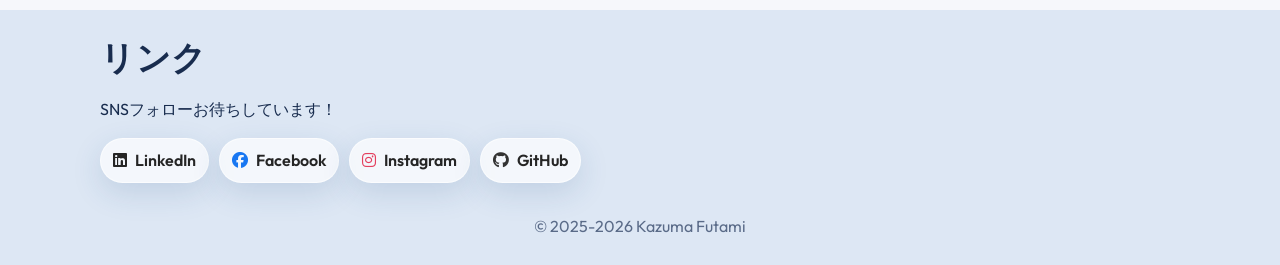
<file: videos.html>
<!doctype html>
<html lang="ja">

<head>
    <meta charset="utf-8" />
    <meta name="viewport" content="width=device-width, initial-scale=1" />
    <title data-ja="Videos - Kazuma Futami" data-en="Videos - Kazuma Futami">Videos - Kazuma Futami</title>
    <link rel="stylesheet" href="./styles/main.css" />
    <link rel="stylesheet" href="./styles/portfolio.css" />
    <link rel="stylesheet" href="./styles/links.css" />
    <link rel="preconnect" href="https://fonts.googleapis.com">
    <link rel="preconnect" href="https://fonts.gstatic.com" crossorigin>
    <link href="https://fonts.googleapis.com/css2?family=Outfit:wght@300;400;600;700&display=swap" rel="stylesheet">
    <link rel="stylesheet" href="https://cdnjs.cloudflare.com/ajax/libs/font-awesome/6.5.0/css/all.min.css">
</head>

<body>
    <header class="topbar glass">
        <div class="container topbar__inner">
            <a class="brand" href="index.html">
                <span class="brand__logo"></span>
                <span class="brand__name" data-en="Kazuma Futami"></span>
            </a>
            <nav class="nav">
                <a href="index.html#experience" data-ja="経歴" data-en="Experience">経歴</a>
                <a href="index.html#awards" data-ja="受賞" data-en="Awards">受賞</a>
                <a href="index.html#portfolio" data-ja="ポートフォリオ" data-en="Portfolio">ポートフォリオ</a>
                <a href="index.html#publications" data-ja="外部発表" data-en="Publications">外部発表</a>
                <a href="index.html#links" data-ja="リンク" data-en="Links">リンク</a>
            </nav>
            <div class="lang-switch">
                <button id="btn-ja" class="chip" aria-pressed="true">JA</button>
                <button id="btn-en" class="chip" aria-pressed="false">EN</button>
            </div>
        </div>
    </header>

    <section class="section section--portfolio-page">
        <div class="container">
            <div class="back-home animated-item" data-animation="fade-in-up" data-delay="0.05s" style="margin-bottom: 2rem;">
                <a href="index.html" class="pill-link">
                    <i class="fa-solid fa-house"></i>
                    <span data-ja="ホームに戻る" data-en="Back to Home"></span>
                </a>
            </div>
            <div class="portfolio-header animated-item" data-animation="fade-in-up" data-delay="0.1s">
                <h1 class="section__title" data-ja="Videos" data-en="Videos"></h1>
                <p class="lead" data-ja="二見和磨作の動画作品集です"
                    data-en="Here are some examples of video works I have created."></p>
            </div>

            <div class="project-list">

                <!-- Video 1 -------------------------------------------------------->
                <article class="project-card glass animated-item" data-animation="fade-in-up" data-delay="0.2s">
                    <div class="project-card__content">
                        <h2 class="project-title" data-ja="明専寮 紹介動画 2023" data-en="Meisenryo-dormitory PV 2023"></h2>
                        <p class="project-subtitle" data-ja="March 2023"></p>
                        <div class="project-tags">
                            <span class="tag">Video</span>
                        </div>
                        <div class="video-container" style="position: relative; padding-bottom: 56.25%; height: 0; overflow: hidden; max-width: 100%; border-radius: 12px; margin-bottom: 2rem; box-shadow: 0 4px 12px rgba(0, 0, 0, 0.1);">
                            <!-- YouTube Embed -->
                            <iframe style="position: absolute; top: 0; left: 0; width: 100%; height: 100%; border: none;" src="https://www.youtube.com/embed/FOfJd357sFA" title="YouTube video player" allow="accelerometer; autoplay; clipboard-write; encrypted-media; gyroscope; picture-in-picture; web-share" referrerpolicy="strict-origin-when-cross-origin" allowfullscreen></iframe>
                        </div>
                        <p class="project-desc"
                            data-ja="2年間お世話になった明専寮の紹介動画です（公開動画）．後輩が新バージョンを作ってくれるのを待ち続けています...">
                        </p>
                        <div class="project-links">
                            <a href="https://www.youtube.com/watch?v=FOfJd357sFA" target="_blank" rel="noopener"
                                class="pill-link">
                                <i class="fa-brands fa-youtube"></i> <span data-ja="YouTubeで見る" data-en="Watch on YouTube"></span>
                            </a>
                        </div>
                    </div>
                </article>

                <!-- Video 2 -------------------------------------------------------->
                <article class="project-card glass animated-item" data-animation="fade-in-up" data-delay="0.2s">
                    <div class="project-card__content">
                        <h2 class="project-title" data-ja="トルコ・エジプト旅行記" data-en="Turkey / Egypt Trip"></h2>
                        <p class="project-subtitle" data-ja="March 2025"></p>
                        <div class="project-tags">
                            <span class="tag">Video</span>
                        </div>
                        <div class="video-container" style="position: relative; padding-bottom: 56.25%; height: 0; overflow: hidden; max-width: 100%; border-radius: 12px; margin-bottom: 2rem; box-shadow: 0 4px 12px rgba(0, 0, 0, 0.1);">
                            <!-- YouTube Embed -->
                            <iframe style="position: absolute; top: 0; left: 0; width: 100%; height: 100%; border: none;" src="https://www.youtube.com/embed/hsrkhvKkT8Q" title="YouTube video player" allow="accelerometer; autoplay; clipboard-write; encrypted-media; gyroscope; picture-in-picture; web-share" referrerpolicy="strict-origin-when-cross-origin" allowfullscreen></iframe>
                        </div>
                        <p class="project-desc"
                            data-ja="トルコ・エジプトに約1週間一人旅をしてきました．とにかく刺激的な国でした．">
                        </p>
                        <div class="project-links">
                            <a href="https://www.youtube.com/watch?v=hsrkhvKkT8Q" target="_blank" rel="noopener"
                                class="pill-link">
                                <i class="fa-brands fa-youtube"></i> <span data-ja="YouTubeで見る" data-en="Watch on YouTube"></span>
                            </a>
                        </div>
                    </div>
                </article>

                <!-- Video 3 -------------------------------------------------------->
                <article class="project-card glass animated-item" data-animation="fade-in-up" data-delay="0.3s">
                    <div class="project-card__content">
                        <h2 class="project-title" data-ja="Boot Camp 2026 | 九州工業大学 田向研究室" data-en="Boot Camp 2026 | Kyutech, Tamukoh Lab"></h2>
                        <p class="project-subtitle" data-ja="April 2026"></p>
                        <div class="project-tags">
                            <span class="tag">Video</span>
                        </div>
                        <div class="video-container" style="position: relative; padding-bottom: 56.25%; height: 0; overflow: hidden; max-width: 100%; border-radius: 12px; margin-bottom: 2rem; box-shadow: 0 4px 12px rgba(0, 0, 0, 0.1);">
                            <!-- YouTube Embed -->
                            <iframe style="position: absolute; top: 0; left: 0; width: 100%; height: 100%; border: none;" src="https://www.youtube.com/embed/TLpaSCLEsjU" title="YouTube video player" allow="accelerometer; autoplay; clipboard-write; encrypted-media; gyroscope; picture-in-picture; web-share" referrerpolicy="strict-origin-when-cross-origin" allowfullscreen></iframe>
                        </div>
                        <p class="project-desc"
                            data-ja="私が所属する研究室の入学生合宿の動画です．（公開動画）">
                        </p>
                        <div class="project-links">
                            <a href="https://www.youtube.com/watch?v=TLpaSCLEsjU" target="_blank" rel="noopener"
                                class="pill-link">
                                <i class="fa-brands fa-youtube"></i> <span data-ja="YouTubeで見る" data-en="Watch on YouTube"></span>
                            </a>
                        </div>
                    </div>
                </article>

            </div>
        </div>
    </section>

    <!-- Links ----------------------------------------------->
    <section id="links" class="section section--links">
        <div class="container">
        <h2 class="section__title" data-ja="リンク" data-en="Links">リンク</h2>

        <p data-ja="SNSフォローお待ちしています！" data-en="Please follow me !!"></p>
        <ul class="links">
            <li>
            <a class="chip link sns-linkedin" href="https://www.linkedin.com/in/f3k/" target="_blank" rel="noopener">
                <i class="fa-brands fa-linkedin"></i> LinkedIn
            </a>
            </li>
            
            <li>
            <a class="chip link sns-facebook" href="https://www.facebook.com/profile.php?id=61580060428258"
                target="_blank" rel="noopener">
                <i class="fa-brands fa-facebook"></i> Facebook
            </a>
            </li>
            <li>
            <a class="chip link sns-instagram" href="https://www.instagram.com/kazuma_f3k" target="_blank" rel="noopener">
                <i class="fa-brands fa-instagram"></i> Instagram
            </a>
            </li>
            <li>
            <a class="chip link sns-github" href="https://github.com/f3k-dev" target="_blank" rel="noopener">
                <i class="fa-brands fa-github"></i> GitHub
            </a>
            </li>
        </ul>
        </div>
    </section>

    <!-- footer ----------------------------------------------->
    <footer class="footer">
        <div class="container">
            <p>&copy; 2025-<span id="year"></span> <span data-ja="Kazuma Futami" data-en="Kazuma Futami"></span></p>
        </div>
    </footer>

    <script src="scripts.js"></script>
</body>

</html>
</file>
<file: styles/main.css>
:root{
  --bg: #f2f7fd;           /* 青みのある白 */
  --text: #182c4e;         /* 濃紺（heroの名前と統一） */
  --muted: #5a6b88;        /* ブルーグレー */

  /* === Blue system（heroの青を基調） === */
  --navy: #244e88;         /* hero deep blue（アンカー） */
  --primary: #4a87e0;      /* メインの青 */
  --primary-light: #86b3f4;/* 淡い青 */
  --sky: #cfe3ff;          /* hero light blue */

  /* === Accents（青に馴染む同系アクセント・控えめに使用） === */
  --accent: #7c9cff;       /* ペリウィンクル */
  --iris: #9db4ff;         /* 青みのラベンダー */
  --cyan: #6fd0e6;         /* やわらかいティール */

  /* legacy aliases（青へ寄せて再定義） */
  --mint: var(--cyan);
  --sun: var(--sky);

  --grad-1: linear-gradient(135deg, var(--primary), var(--iris));
  --grad-2: linear-gradient(135deg, #eaf3ff, var(--sky));

  --grad-3: linear-gradient(180deg, var(--navy), var(--sky));
  --grad-4: linear-gradient(180deg, var(--sky), #eaf4ff);
  --glass-bg: rgba(255, 255, 255, 0.68);
  --glass-border: rgba(255,255,255,0.6);

  --container: 1100px;
  --radius: 18px;
  --shadow: 0 10px 30px rgba(36,78,136,.15);
}

*{box-sizing: border-box}
html,body{margin:0;padding:0}
body{
  font-family: 'Outfit', system-ui, -apple-system, 'Segoe UI', Roboto, 'Hiragino Kaku Gothic ProN', 'Noto Sans JP', 'Yu Gothic', sans-serif;
  color: var(--text);
  /* background:
    radial-gradient(60% 40% at 10% 10%, rgba(134,179,244,.25), transparent 60%),
    radial-gradient(50% 40% at 90% 20%, rgba(157, 180, 255, .22), transparent 60%),
    radial-gradient(30% 30% at 50% 100%, rgba(111, 208, 230, .20), transparent 60%),
    var(--bg); */
  line-height: 1.65;
}

.margin-top0 { margin-top: 0; } 

/* Layout helpers */
.container{width:min(100% - 2rem, var(--container)); margin-inline:auto}
.section{padding: 20px 0}
.section--hero{padding-top: 40px; padding-bottom: 40px; background: var(--grad-3)}
.section--about{padding-top: 40px; padding-bottom: 40px; background: linear-gradient(160deg, rgba(207, 227, 255, 0.45), rgba(242, 247, 253, 0.6))}
.section--awards{background: linear-gradient(160deg, #f4f8ff 0%, #faf6ee 100%)}
.section--links{background: #dde7f4;}
.section--experience{background: linear-gradient(180deg, rgba(207, 227, 255, 0.7), rgba(74, 135, 224, 0.35))}

.section__title{
  font-size: clamp(26px, 3.2vw, 34px);
  margin: 0 0 10px 10px;
  letter-spacing: .02em;
}
.lead{font-size: 18px; color: var(--muted); margin-top:-8px;}

/* Topbar */
.topbar{
  position: sticky; top: 0; z-index: 1000;
  backdrop-filter: blur(10px);
  border-bottom:1px solid var(--glass-border);
}
.topbar__inner{
  display:flex; align-items:center; justify-content:space-between; gap: 18px; padding: 10px 0;
}
.brand{display:flex; align-items:center; gap:10px; text-decoration:none; color:inherit}
.brand__logo{font-size: 22px}
.brand__name{font-weight:700}
.nav{display:flex; gap:14px; margin-left:auto}
.nav a{padding:8px 10px; text-decoration:none; color:inherit; border-radius:12px}
.nav a:hover{background: rgba(255,255,255,.4)}
.lang-switch{display:flex; gap:8px; margin-left: 8px}
.chip{
  border:1px solid var(--glass-border); background: var(--glass-bg); border-radius:999px;
  padding:8px 12px; cursor:pointer; box-shadow: var(--shadow);
}
.chip[aria-pressed="true"]{outline: 2px solid #0000; box-shadow: 0 0 0 2px white inset, 0 0 0 4px rgba(0,0,0,.05)}



/* Cards & Glass */
.glass{
  background: var(--glass-bg);
  border: 1px solid var(--glass-border);
  box-shadow: var(--shadow);
}
.card{padding: 6px 24px; border-radius: var(--radius)}
.cards{display:grid; grid-template-columns: repeat(auto-fit, minmax(260px, 1fr)); gap: 16px; padding:0; list-style:none}




/* 表示切り替えボタン（共通: Publications / Travel） */
.pub-filter {
    display: flex;
    gap: 6px;
}

.pub-filter__btn {
    font: inherit;
    font-size: 1.05rem;
    font-weight: 600;
    line-height: 1.4;
    padding: 8px 20px;
    border: none;
    background: none;
    border-radius: 999px;
    color: var(--muted);
    cursor: pointer;
    transition: color .2s ease, background .2s ease;
}

.pub-filter__btn:hover {
    color: var(--primary);
    background: rgba(74, 135, 224, 0.10);
}

.pub-filter__btn[aria-pressed="true"] {
    background: var(--primary);
    color: #fff;
}

/* フェードインアニメーション（共通: .animated-item は scripts.js が発火） */
.animated-item {
  opacity: 0; /* JSでアニメーションが適用されるまで非表示 */
  animation-fill-mode: forwards; /* アニメーション終了時の状態を維持 */
}

/* --- アニメーション定義 (Keyframes) --- */

/* 下からフェードイン */
@keyframes fadeInUp {
  from {
    opacity: 0;
    transform: translateY(30px);
  }
  to {
    opacity: 1;
    transform: translateY(0);
  }
}


/* Footer */
.footer{padding: 10px 0; text-align:center; color: var(--muted); background: #dde7f4;}
.footer p{margin-top: 0;}

/* Responsive */
@media (max-width: 900px){
  .hero__grid{grid-template-columns: 1fr}
  .nav{display:none}
  .hero__photo img{width: 200px; height: auto;}
}
@media (max-width: 520px){
  /* .section{padding: 72px 0} */
  .hero__meta li{grid-template-columns: 80px 1fr}
}





@media (max-width: 520px){
  .pill-link{ padding:6px 10px; font-size:.9rem; }
}
</file>
<file: styles/hero.css>
#hero {
  height: calc(100vh - 140px); /* 画面全体の高さ 64 */
  min-height: 650px; /* 最小の高さを設定 */
  display: flex;
  flex-direction: column;
  justify-content: center;
  align-items: center;
  overflow: hidden; /* アニメーションではみ出た部分を隠す */
  position: relative; /* スクロールダウンボタンの位置基準 */

  /* --- Soft blue gradient theme --- */
  /* background: radial-gradient(900px 600px at 10% 120%, rgba(135, 206, 250, 0.45), rgba(255, 255, 255, 0))
            ,radial-gradient(850px 650px at 90% -10%, rgba(173, 216, 230, 0.45), rgba(255,255,255,0))
            ,linear-gradient(135deg, #e0f3ff 0%, #a8c9ff 50%, #7fa7ff 100%); */
  background-blend-mode: screen, screen, normal;
  filter: saturate(1.15);
}



/* ヒーローセクションのメインコンテンツ用コンテナ */
.hero__container {
  display: flex;
  flex-direction: column;
  align-items: center;
  text-align: center;
  padding: 1rem;
}

/* プロフィール写真 */
.hero__photo {
  width: 150px; /* サイズを調整 */
  height: 150px;
  border-radius: 50%; /* 画像を丸くする */
  overflow: hidden;
  margin-bottom: 1.5rem;
  box-shadow: 0 10px 30px rgba(0, 0, 0, 0.1); /* 影をつけて立体感を出す */
  border: 3px solid #fff; /* 白い縁取り */
}

.hero__photo img {
  width: 100%;
  height: 100%;
  object-fit: cover;
}

/* テキストコンテンツ */
.hero__content {
  /* 元の .glass スタイルを無効化する場合 */
  background: none;
  backdrop-filter: none;
  box-shadow: none;
  padding: 0;
  border: none;
}

.hero__furigana {
  font-size: 1rem;
  color: #334;
  font-weight: 600;
  margin: 0 0 4px 0;
}

.hero__name {
  font-size: 2.6rem; /* 名前を大きく */
  margin: 0 0 0 0;
  font-weight: 700;
  color: #1a2b48; /* メインカラー */
  letter-spacing: 0.05em;
  line-height: 1.25;
}

.hero__affil {
  font-size: 1.15rem;
  color: #334;
  margin: 30px 0 0 0;
  font-weight: 400;
}

.hero__bio {
  font-size: 1rem;
  color: #445;
  max-width: 600px;
  margin: 10px 0 0 0;
  line-height: 1.6;
}

/* .animated-item / fadeInUp は main.css（共通）に定義 */

/* スクロールダウン矢印のバウンス */
@keyframes bounce {
  0%, 20%, 50%, 80%, 100% {
    transform: translateY(0) rotate(-45deg);
  }
  40% {
    transform: translateY(-14px) rotate(-45deg);
  }
  60% {
    transform: translateY(-7px) rotate(-45deg);
  }
}


/* --- スクロールダウンインジケーター --- */
.scroll-down-link {
  position: absolute;
  bottom: 2rem;
  left: 50%;
  transform: translateX(-50%);
  z-index: 10;
  cursor: pointer;
  padding: 10px; /* クリック領域を広げる */
  color: #fff;
}

.scroll-down-arrow {
  width: 24px;
  height: 24px;
  border-left: 3px solid rgb(255, 255, 255);
  border-bottom: 3px solid rgb(255, 255, 255);
  transform: rotate(-45deg); /* 矢印の形 */
  
  /* アニメーションの適用（JS側でも設定するが、フォールバックとして） */
  animation-name: bounce;
  animation-duration: 2.5s;
  animation-iteration-count: infinite;
  animation-timing-function: ease-in-out;
}




/* ===== Starfield (shooting stars upward) ===== */
.section--hero {
  position: relative; /* canvas配置のため */
  overflow: hidden;   /* 画面外に出る星を隠す */
}
.hero-stars {
  position: absolute;
  inset: 0;
  display: block;
  width: 100%;
  height: 100%;
  z-index: 0;           /* 背景に配置 */
  pointer-events: none; /* クリック透過 */
}
</file>
<file: styles/about.css>
.about__cards{display:grid; grid-template-columns: repeat(auto-fit, minmax(300px, 1fr)); gap: 16px}



/* ==== Profile inline link pills (modern, glassy) ==== */
.section--about .card p{ display:flex; align-items:center; gap:10px; flex-wrap:wrap; }
.pill-link{
  display:inline-flex; align-items:center; gap:8px;
  padding:6px 12px; border-radius:999px; font-weight:600; font-size:.95rem;
  border:1px solid var(--glass-border); background: var(--glass-bg);
  backdrop-filter: blur(8px); box-shadow: 0 6px 16px rgba(44,61,88,.10);
  text-decoration:none; color: var(--text); transition: transform .15s ease, box-shadow .2s ease, background .2s ease, color .2s ease; 
}
.pill-link i{ font-size: .95em; }
.pill-link:hover{ transform: translateY(-1px); box-shadow: 0 10px 24px rgba(36,78,136,.18); background: rgba(255,255,255,.9); }
.pill-link:hover i{ color: inherit; }

@media (max-width: 520px){
  .section--about .pill-link{ margin: 4px 0; }
}

.section--about > .container > .card{ padding-bottom: 22px;}
.section--about > .container > .card p{ margin: 16px 0 6px 0; }



/* ==== Hobby: 動画・旅行ページへのボタン ==== */
.hobby-links{ display:flex; flex-wrap:wrap; gap:10px; margin: 0 0 18px; }
.hobby-btn{
  display:inline-flex; align-items:center; gap:10px;
  padding:10px 18px; border-radius:999px;
  font-weight:600; text-decoration:none; color:#fff;
  background: var(--grad-1);
  box-shadow: 0 8px 20px rgba(74,135,224,.32);
  transition: transform .2s ease, box-shadow .2s ease;
}
.hobby-btn__arrow{ font-size:.85em; transition: transform .2s ease; }
.hobby-btn:hover{ transform: translateY(-2px); box-shadow: 0 12px 28px rgba(74,135,224,.42); }
.hobby-btn:hover .hobby-btn__arrow{ transform: translateX(4px); }

.about__meta{display:grid; gap:6px; padding:0; margin:0 0 16px 0; list-style:none}
.about__meta li{display:grid; grid-template-columns: 100px 1fr; gap:10px}
.about__meta .k{color: var(--muted)}
</file>
<file: styles/experience.css>
/* Timeline */
.timeline{list-style:none; padding:0; margin: 0; position:relative}
.timeline__item{
  display:grid; grid-template-columns: 80px 20px 1fr; gap: 14px;
  padding: 16px; margin: 14px 0; border-radius: var(--radius);
}
.timeline__item .time{
  margin-top: 2px;
  font-weight:700
}
.timeline__item .dot{
  width: 12px; height: 12px; border-radius: 50%;
  background: var(--primary); margin-top: 9px; box-shadow: 0 0 0 3px rgba(134,179,244,.3);
}
.timeline__item .content h3{margin:0 0 6px}
.timeline__item .content p{margin:6px 0 0 0}
</file>
<file: styles/awards.css>
/* Awards Section Styles */

/* 受賞らしいシャンパンゴールドのアクセント（彩度を落とした上品トーン） */
:root{
    --gold: #b8954a;
    --gold-soft: #e8d9b0;
    --gold-grad: linear-gradient(135deg, #e8d9b0, #c9a85f);
}

.section--awards .card {
    position: relative;
    overflow: hidden;
    transition: transform 0.3s ease, box-shadow 0.3s ease;
}

.section--awards .card h3 {
    margin-bottom: 0rem;
}

.section--awards .card p {
    margin-top: 0.5rem;
}

/* カード上部のゴールドライン */
/* .section--awards .card::before {
    content: "";
    position: absolute;
    top: 0;
    left: 0;
    right: 0;
    height: 4px;
    background: linear-gradient(90deg, var(--gold-soft), var(--gold));
    z-index: 2;
    pointer-events: none;
} */

/* 年バッジをゴールドに */
.section--awards .tag {
    background: linear-gradient(135deg, #f2e9d2, #ddc488);
    color: #5c4a1e;
    font-weight: 700;
    margin-right: 4px;
}

/* リンクがある場合のスタイル */
.section--awards .card.card--link {
    padding-right: 24px; /* 右側のパディングは元に戻す */
    padding-bottom: 24px; /* アイコン用に下部のスペースを確保 */
}

.section--awards .card.card--link:hover {
    transform: translateY(-3px);
    box-shadow: 0 15px 35px rgba(44, 61, 88, 0.2);
}

/* カード全体を覆う透明なリンク */
.section--awards .card__link-overlay {
    position: absolute;
    top: 0;
    left: 0;
    width: 100%;
    height: 100%;
    z-index: 1;
    border-radius: var(--radius);
}

/* 右下・右側に表示するアイコン */
.section--awards .card__icon {
    position: absolute;
    right: 20px;
    bottom: 12px;
    font-size: 1.2rem;
    color: var(--gold);
    opacity: 0.7;
    transition: all 0.3s ease;
    z-index: 0;
}

.section--awards .card.card--link:hover .card__icon {
    opacity: 1;
    /* color: var(--iris); */
    transform: translateX(3px) translateY(-3px);
}
</file>
<file: styles/portfolio.css>
.section--portfolio,
.section--portfolio-page {
    --primary: #4a87e0;   /* メインブルー */
    --accent: #7c9cff;    /* ペリウィンクル */
    --iris: #9db4ff;      /* 青みラベンダー */
    --grad-1: linear-gradient(135deg, var(--primary), var(--iris));
}

/* Portfolio Section (Main Page Cover) */
.section--portfolio {
    background: linear-gradient(135deg, rgba(207, 227, 255, 0.5), rgba(157, 180, 255, 0.25));
}

.portfolio-cover {
    display: flex;
    align-items: center;
    justify-content: space-between;
    gap: 2rem;
    padding: 3rem;
    border-radius: 24px;
    position: relative;
    overflow: hidden;
    /* margin-top: 1rem; */
}

.portfolio-cover__content {
    flex: 1;
    z-index: 2;
}

.portfolio-cover__content h3 {
    font-size: clamp(28px, 4vw, 36px);
    margin-top: 0;
    margin-bottom: 1rem;
    background: var(--grad-1);
    -webkit-background-clip: text;
    -webkit-text-fill-color: transparent;
}

.portfolio-cover__content p {
    font-size: 1.1rem;
    color: var(--muted);
    margin-bottom: 2rem;
    max-width: 500px;
}

.portfolio-btn {
    display: inline-flex;
    align-items: center;
    gap: 0.8rem;
    padding: 0.8rem 1.8rem;
    font-weight: 600;
    color: var(--text);
    text-decoration: none;
    border-radius: 99px;
    transition: all 0.3s cubic-bezier(0.25, 0.8, 0.25, 1);
    background: rgba(255, 255, 255, 0.8);
    border: 1px solid rgba(255, 255, 255, 0.9);
}

.portfolio-btn:hover {
    transform: translateY(-3px);
    box-shadow: 0 10px 25px rgba(74, 135, 224, 0.3);
    background: #fff;
}

.portfolio-btn i {
    transition: transform 0.3s ease;
}

.portfolio-btn:hover i {
    transform: translateX(5px);
}

.portfolio-cover__visual {
    flex: 1;
    height: 250px;
    position: relative;
    display: flex;
    align-items: center;
    justify-content: center;
    z-index: 1;
}

.cover-icon {
    font-size: 6rem;
    color: rgba(255, 255, 255, 0.9);
    z-index: 2;
    filter: drop-shadow(0 10px 20px rgba(0, 0, 0, 0.1));
}

.blob {
    position: absolute;
    filter: blur(40px);
    border-radius: 50%;
    opacity: 0.6;
    animation: float 8s ease-in-out infinite;
}

.blob-1 {
    width: 200px;
    height: 200px;
    background: var(--primary);
    top: 10%;
    left: 20%;
    animation-delay: 0s;
}

.blob-2 {
    width: 180px;
    height: 180px;
    background: var(--accent);
    bottom: 10%;
    right: 20%;
    animation-delay: -4s;
}

@keyframes float {

    0%,
    100% {
        transform: translateY(0) scale(1);
    }

    50% {
        transform: translateY(-20px) scale(1.05);
    }
}

@media (max-width: 768px) {
    .portfolio-cover {
        flex-direction: column;
        padding: 2rem;
    }

    .portfolio-cover__content p {
        margin-bottom: 2rem;
    }

    .portfolio-cover__visual {
        display: none;
    }
}

/* Portfolio Target Page Layout */
.section--portfolio-page {
    background: linear-gradient(180deg, rgba(228, 236, 236, 0.268), rgba(246, 247, 251, 1));
    min-height: calc(100vh - 120px);
    padding-top: 30px;
    padding-bottom: 80px;
}

.portfolio-header {
    text-align: center;
    margin-bottom: 4rem;
}

.portfolio-header .section__title {
    font-size: clamp(32px, 5vw, 48px);
    margin-left: 0; /* 中央揃えなので .section__title の左マージンを打ち消す */
    margin-bottom: 1rem;
    background: var(--grad-1);
    -webkit-background-clip: text;
    -webkit-text-fill-color: transparent;
}

.portfolio-header .lead {
    font-size: 1.2rem;
    color: var(--muted);
    max-width: 600px;
    margin: 0 auto;
}

/* Project List (Vertical Layout) */
.project-list {
    display: flex;
    flex-direction: column;
    gap: 3rem;
    max-width: 900px;
    margin: 0 auto;
}

.project-card {
    display: flex;
    flex-direction: column;
    padding: 3rem;
    border-radius: 24px;
    position: relative;
    overflow: hidden;
    transition: transform 0.4s cubic-bezier(0.25, 0.8, 0.25, 1), box-shadow 0.4s;
    background: var(--glass-bg);
    border: 1px solid var(--glass-border);
}

.project-card:hover {
    transform: translateY(-5px) scale(1.01);
    box-shadow: 0 20px 40px rgba(183, 148, 244, 0.15);
}

/* Abstract Background accents inside cards */
.project-card::before {
    content: '';
    position: absolute;
    top: -50px;
    right: -50px;
    width: 150px;
    height: 150px;
    background: radial-gradient(circle, var(--accent) 0%, transparent 70%);
    opacity: 0.1;
    border-radius: 50%;
    z-index: 0;
}

.project-card::after {
    content: '';
    position: absolute;
    bottom: -50px;
    left: -50px;
    width: 200px;
    height: 200px;
    background: radial-gradient(circle, var(--primary) 0%, transparent 70%);
    opacity: 0.1;
    border-radius: 50%;
    z-index: 0;
}

.project-card__content {
    position: relative;
    z-index: 1;
}

.project-title {
    font-size: clamp(24px, 3vw, 32px);
    margin: 0 0 0.5rem 0;
    color: var(--text);
    font-weight: 700;
}

.project-subtitle {
    font-size: 1.1rem;
    color: var(--muted);
    margin: 0 0 1.5rem 0;
    font-weight: 600;
}

.project-tags {
    display: flex;
    flex-wrap: wrap;
    gap: 0.8rem;
    margin-bottom: 2rem;
}

.project-tags .tag {
    background: linear-gradient(135deg, rgba(168, 230, 207, 0.3), rgba(183, 148, 244, 0.2));
    color: var(--text);
    padding: 0.4rem 1rem;
    border-radius: 99px;
    font-size: 0.9rem;
    font-weight: 600;
    border: 1px solid rgba(255, 255, 255, 0.8);
}

.project-images {
    display: flex;
    gap: 1.5rem;
    overflow-x: auto;
    padding-bottom: 1rem;
    margin-bottom: 2rem;
    scroll-snap-type: x mandatory;
    scroll-behavior: smooth;
    -webkit-overflow-scrolling: touch;
}

.project-images::-webkit-scrollbar {
    height: 8px;
}

.project-images::-webkit-scrollbar-track {
    background: rgba(0, 0, 0, 0.05);
    border-radius: 4px;
}

.project-images::-webkit-scrollbar-thumb {
    background: var(--primary);
    border-radius: 4px;
}

.project-images::-webkit-scrollbar-thumb:hover {
    background: var(--iris);
}

.project-images img {
    height: 300px;
    width: auto;
    border-radius: 12px;
    object-fit: cover;
    box-shadow: 0 4px 12px rgba(0, 0, 0, 0.1);
    scroll-snap-align: start;
    flex-shrink: 0;
    background: #fff;
}

.project-desc {
    font-size: 1.05rem;
    color: var(--muted);
    line-height: 1.8;
    margin-bottom: 2rem;
    white-space: pre-wrap;
}

.project-links {
    display: flex;
    gap: 1rem;
    flex-wrap: wrap;
}

.pill-link {
    display: inline-flex;
    align-items: center;
    gap: 0.6rem;
    padding: 0.7rem 1.4rem;
    border-radius: 99px;
    text-decoration: none;
    font-weight: 600;
    background: var(--glass-bg);
    border: 1px solid var(--glass-border);
    color: var(--text);
    transition: all 0.3s ease;
    box-shadow: 0 4px 10px rgba(0, 0, 0, 0.05);
}

.pill-link:not(.disabled):hover {
    background: #fff;
    transform: translateY(-2px);
    box-shadow: 0 8px 20px rgba(183, 148, 244, 0.2);
}

.pill-link.disabled {
    background: rgba(200, 200, 200, 0.3);
    color: var(--muted);
    border-color: rgba(200, 200, 200, 0.4);
    cursor: not-allowed;
    pointer-events: none;
    box-shadow: none;
}

@media (max-width: 768px) {
    .project-card {
        padding: 2rem;
    }
}
</file>
<file: styles/publications.css>
/* Publications */
.section--publications {
    background: linear-gradient(135deg, rgba(235, 245, 255, 0.4), rgba(225, 235, 245, 0.5));
}

/* 見出し + 表示切り替え */
.pub-head {
    display: flex;
    align-items: center;
    flex-wrap: wrap;
    gap: 8px 20px;
    margin-bottom: 10px;
}

.pub-head .section__title {
    margin-bottom: 0;
}

/* 表示切り替えボタン（.pub-filter）は main.css（共通）に定義 */

.pub-group {
    margin-bottom: 32px;
}

/* フィルタで非表示になった要素 */
.pub[hidden],
.pub__year-heading[hidden],
.pubs[hidden] {
    display: none;
}

.pub__year-heading {
    font-size: 1.5rem;
    font-weight: 700;
    margin-bottom: 16px;
    margin-left: 10px;
    color: var(--primary);
    border-bottom: 2px solid var(--primary);
    display: inline-block;
    padding-bottom: 4px;
}

.pubs {
    list-style: none;
    padding: 0;
    margin: 0;
    display: grid;
    gap: 12px;
}

.pub {
    display: flex;
    gap: 12px;
    padding: 15px 20px;
    border-radius: var(--radius);
}

.pub__number {
    font-size: 18px;
    font-weight: 700;
    color: var(--primary);
    min-width: 32px;
    margin-top: -3px;
}

.pub__content {
    display: flex;
    flex-direction: column;
    gap: 8px;
    flex: 1;
}

.pub__text {
    margin: 0;
    font-size: 16px;
    line-height: 1.5;
    color: var(--text);
}

.pub__text strong {
    font-weight: 600;
}

.pub__text i {
    font-style: italic;
    color: var(--muted);
}

.pub__links {
    margin-top: 8px;
    display: flex;
    gap: 10px;
    flex-wrap: wrap;
}

.pub__links .chip {
    display: inline-flex;
    align-items: center;
    gap: 6px;
    font-size: 0.9rem;
    padding: 4px 12px;
    border: 1px solid var(--glass-border);
    background: var(--glass-bg);
    border-radius: 999px;
    cursor: pointer;
    text-decoration: none;
    color: var(--text);
    box-shadow: var(--shadow);
}

.pub__links .chip:hover {
    background: rgba(255, 255, 255, 0.9);
}

.link {
    color: #0b57d0;
    text-decoration: none;
}

.link:hover {
    text-decoration: underline;
}

.tag {
    display: inline-block;
    padding: .2rem .6rem;
    border-radius: 999px;
    background: rgba(0, 0, 0, .06);
}

@media (max-width: 520px) {
    .pub {
        gap: 12px;
        padding: 16px;
    }

    .pub__number {
        font-size: 1.1rem;
    }

    .pub__title {
        font-size: 1.05rem;
    }
}
</file>
<file: styles/links.css>
/* Links */
.links{display:flex; flex-wrap:wrap; gap:10px; padding:0; list-style:none}

.section--links p{
    margin-left: 10px;
    margin-top: 0;
}




/* SNSリンク用カラー設定 */
.sns-instagram i { color: #E4405F; }
.sns-facebook i { color: #1877F2; }
.sns-x i { color: #000000; }
.sns-github i { color: #333333; }

.links{
    margin: 0 10px;
}

.links a {
  display: inline-flex;
  align-items: center;
  gap: 8px;
  font-weight: 600;
  text-decoration: none;
  transition: transform 0.2s ease, box-shadow 0.2s ease;
  color: #252525;
}

.links a:hover {
  transform: translateY(-2px);
  box-shadow: 0 4px 12px rgba(0,0,0,0.1);
  text-decoration: none;
}
</file>
<file: styles/news.css>
/* News Bar (トップバー直下) */
/* 既定は非表示。内容があれば scripts.js が表示する */
.news-bar {
    display: none;
    width: 100%;
    padding: 9px 0;
    text-decoration: none;
    color: #4a3a00;
    background: linear-gradient(90deg, #ffe27a, #ffc83d);
    border-bottom: 1px solid rgba(0, 0, 0, 0.06);
    transition: background 0.25s ease;
}

.news-bar:hover {
    background: linear-gradient(90deg, #ffd84d, #ffbe1a);
}

.news-bar .container {
    display: flex;
    align-items: center;
    gap: 12px;
}

.news-bar__label {
    flex-shrink: 0;
    font-weight: 700;
    font-size: 0.74rem;
    letter-spacing: 0.08em;
    padding: 3px 10px;
    border-radius: 99px;
    background: #4a3a00;
    color: #ffe27a;
}

.news-bar__text {
    flex: 1;
    min-width: 0;
    font-weight: 600;
    font-size: 0.95rem;
    white-space: nowrap;
    overflow: hidden;
    text-overflow: ellipsis;
}

.news-bar__arrow {
    flex-shrink: 0;
    opacity: 0.75;
    transition: transform 0.25s ease;
}

.news-bar:hover .news-bar__arrow {
    transform: translateX(4px);
}

@media (max-width: 520px) {
    .news-bar__text {
        font-size: 0.88rem;
    }
}
</file>
